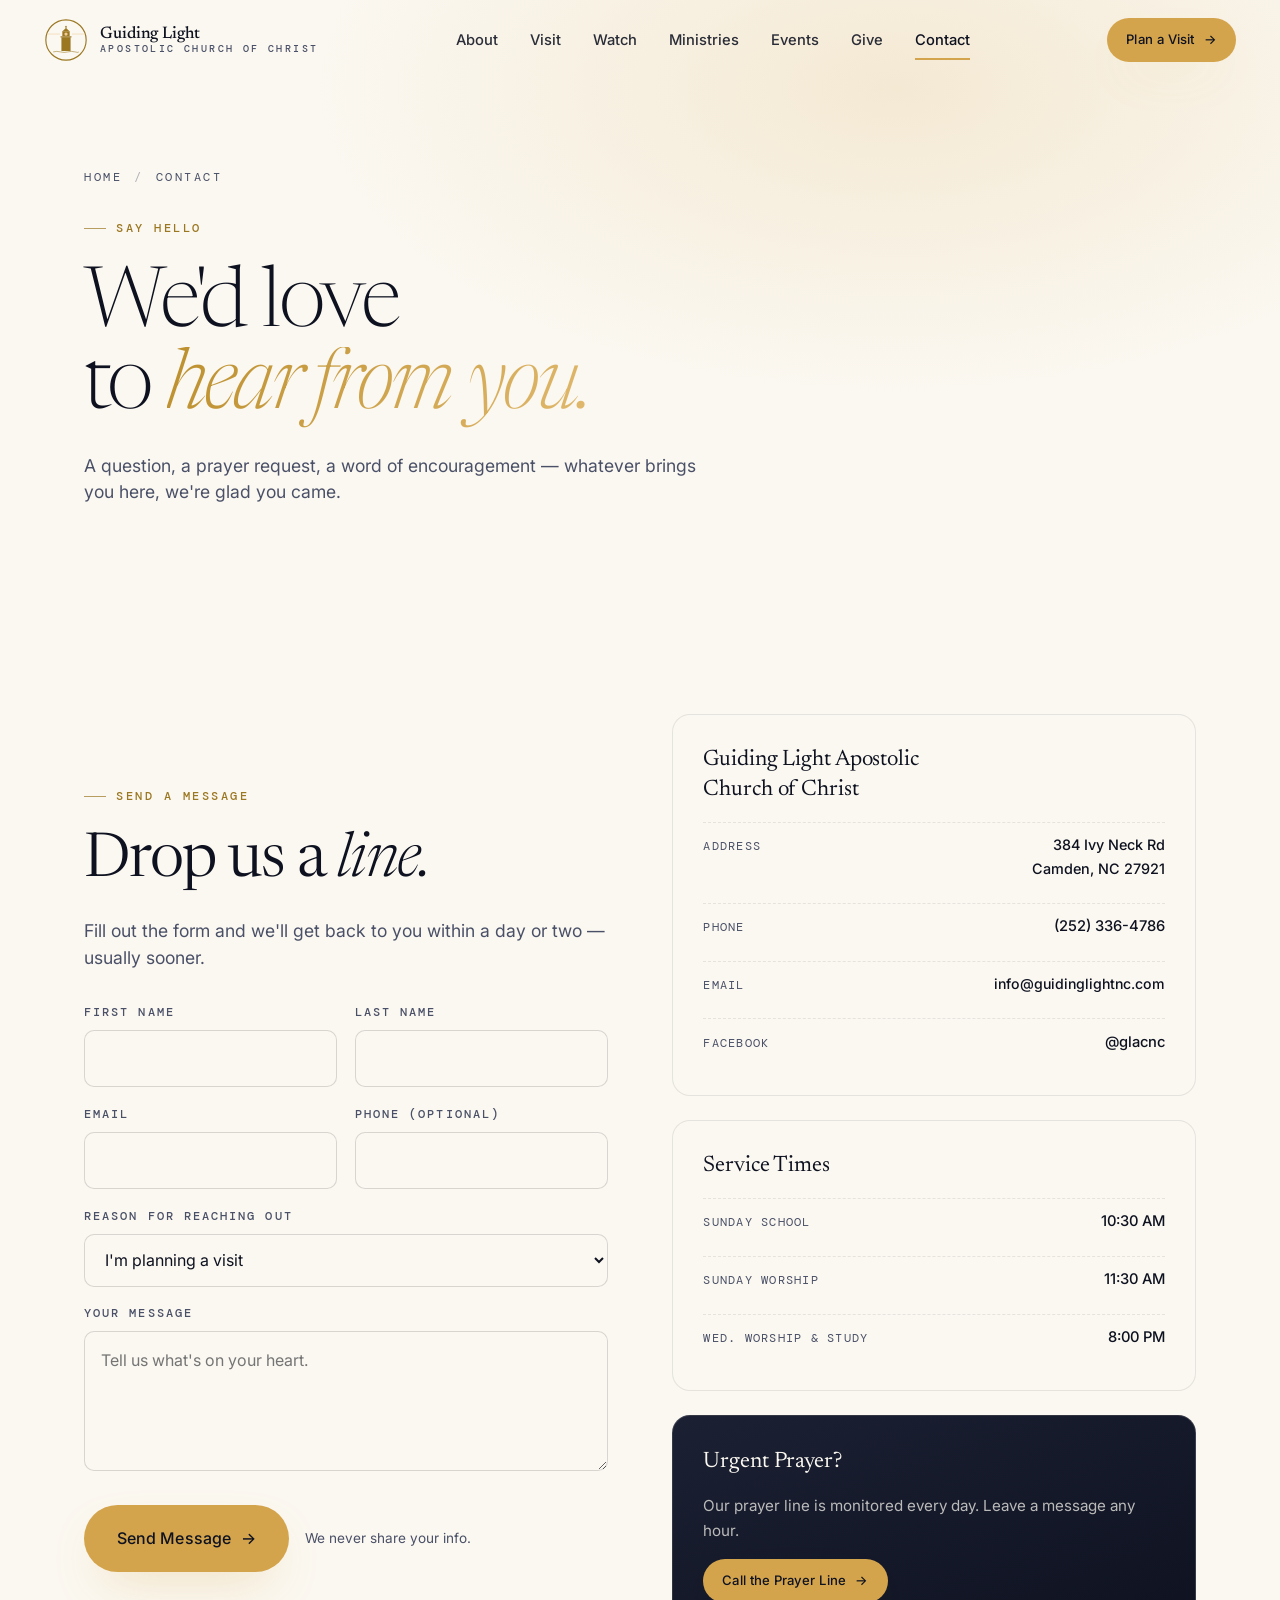
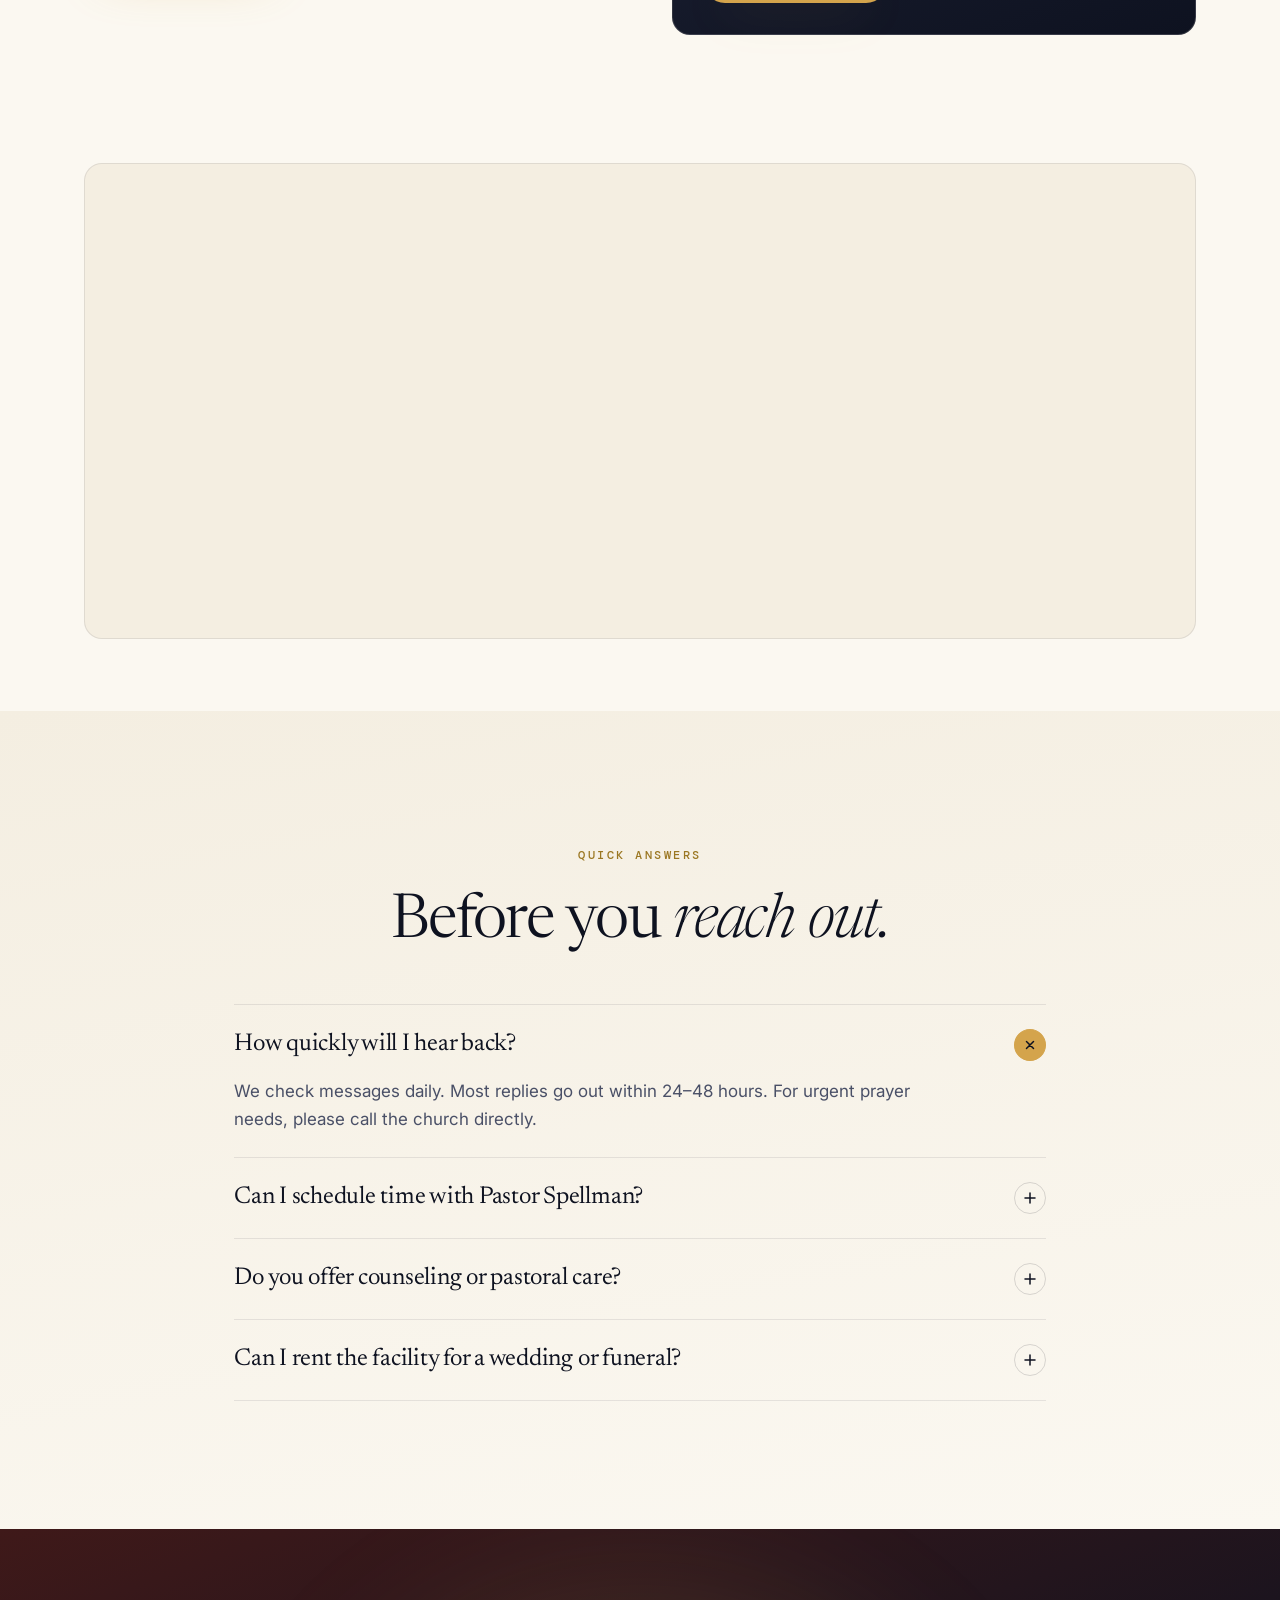
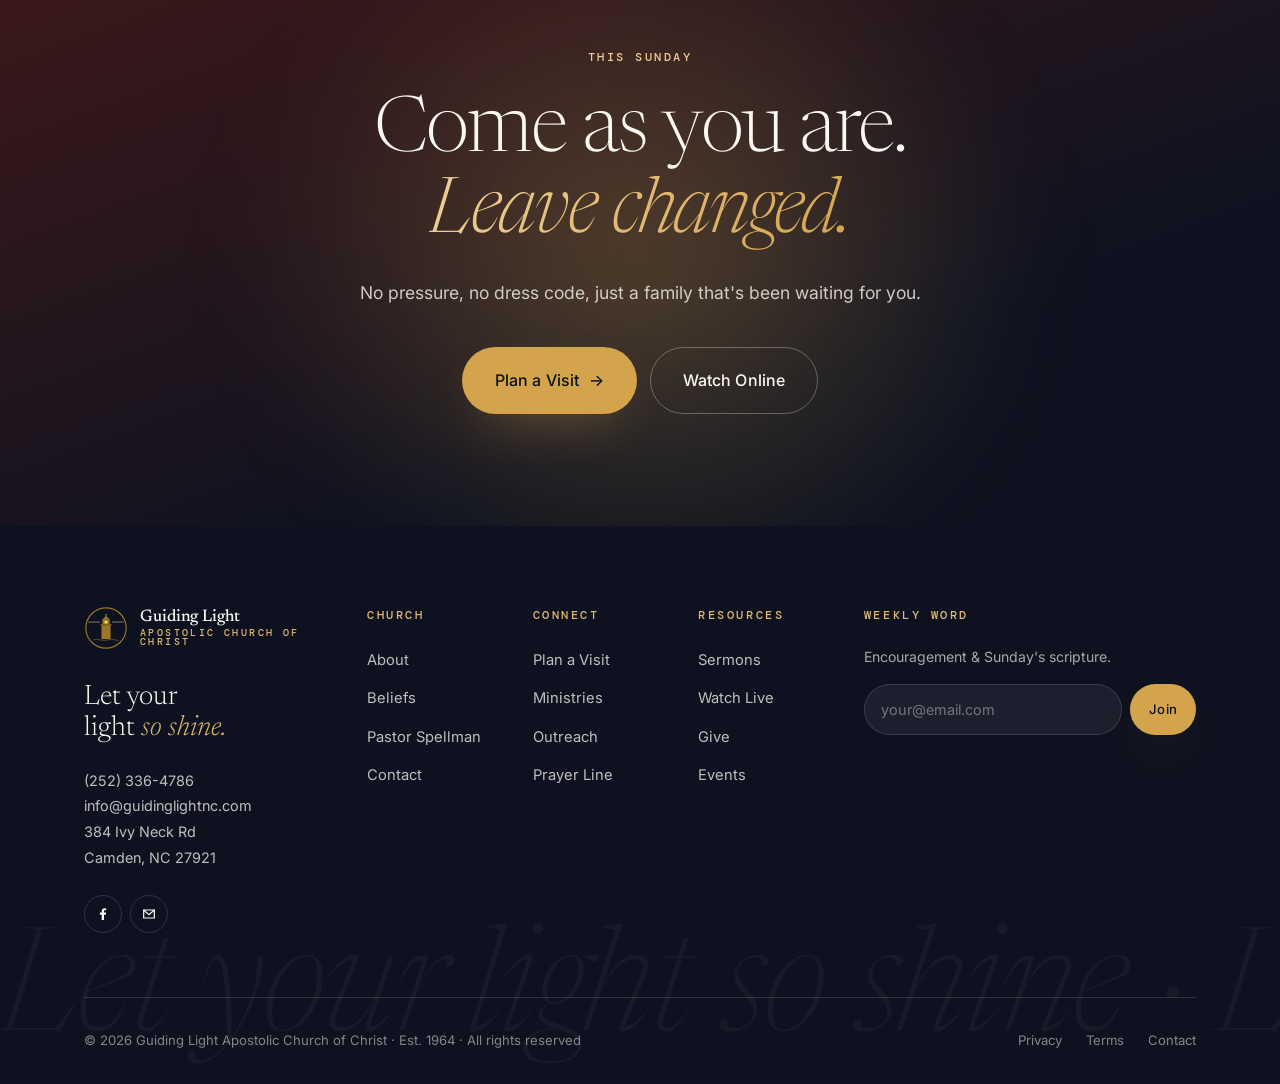
<file: contact.html>
<!doctype html>
<html lang="en">
<head>
<meta charset="utf-8" />
<meta name="viewport" content="width=device-width, initial-scale=1" />
<title>Contact · Guiding Light Apostolic Church of Christ</title>
<meta name="description" content="Contact Guiding Light Apostolic Church of Christ — 384 Ivy Neck Rd, Camden, NC. (252) 336-4786. We'd love to hear from you." />
<link rel="preconnect" href="https://fonts.googleapis.com">
<link rel="preconnect" href="https://fonts.gstatic.com" crossorigin>
<link rel="stylesheet" href="https://fonts.googleapis.com/css2?family=Newsreader:ital,opsz,wght@0,6..72,200..700;1,6..72,200..700&family=Inter:wght@400;500;600;700&family=DM+Mono:wght@400;500&display=swap" />
<link rel="stylesheet" href="css/styles.css?v=2" />
</head>
<body>

<header class="nav">
  <div class="wrap-wide nav-inner">
    <a class="logo" href="index.html"><span class="logo-mark"></span><span class="logo-text"><span class="t1">Guiding Light</span><span class="t2">Apostolic Church of Christ</span></span></a>
    <nav class="nav-links"><a href="about.html">About</a><a href="visit.html">Visit</a><a href="watch.html">Watch</a><a href="ministries.html">Ministries</a><a href="events.html">Events</a><a href="give.html">Give</a><a href="contact.html">Contact</a></nav>
    <div class="nav-cta"><a class="btn btn-accent btn-sm" href="visit.html">Plan a Visit <span class="arr">→</span></a><button class="burger" aria-label="Menu"><span></span><span></span></button></div>
  </div>
</header>
<div class="drawer"><nav><a href="about.html">About</a><a href="visit.html">Visit</a><a href="watch.html">Watch</a><a href="ministries.html">Ministries</a><a href="events.html">Events</a><a href="give.html">Give</a><a href="contact.html">Contact</a></nav><div class="drawer-foot"><a href="tel:+12523364786">(252) 336-4786</a></div></div>

<section class="page-hero">
  <div class="wrap reveal">
    <div class="crumbs"><a href="index.html">Home</a><span class="sep">/</span><span>Contact</span></div>
    <span class="kicker mt-4" style="display:inline-flex">Say Hello</span>
    <h1 class="mt-3">We'd love<br/>to <em>hear from you.</em></h1>
    <p class="lede">A question, a prayer request, a word of encouragement — whatever brings you here, we're glad you came.</p>
  </div>
</section>

<!-- CONTACT GRID -->
<section class="section" id="message">
  <div class="wrap">
    <div class="split">
      <div class="split-copy">
        <span class="kicker reveal">Send a Message</span>
        <h2 class="reveal mt-3" style="--delay:.1s">Drop us a <em class="serif-italic">line.</em></h2>
        <p class="lede reveal" style="--delay:.2s">Fill out the form and we'll get back to you within a day or two — usually sooner.</p>

        <form class="form reveal mt-4" style="--delay:.3s" onsubmit="event.preventDefault(); this.innerHTML='<div style=&quot;padding:3rem 1rem;text-align:center&quot;><h3 style=&quot;font-family:var(--font-display);font-size:2rem;margin-bottom:.75rem;font-weight:400&quot;>Thank you.</h3><p style=&quot;color:var(--ink-500)&quot;>Your message is with us. We&apos;ll be in touch.</p></div>'">
          <div class="form-2col">
            <div><label>First Name</label><input type="text" required /></div>
            <div><label>Last Name</label><input type="text" required /></div>
          </div>
          <div class="form-2col">
            <div><label>Email</label><input type="email" required /></div>
            <div><label>Phone (optional)</label><input type="tel" /></div>
          </div>
          <div>
            <label>Reason for reaching out</label>
            <select>
              <option>I'm planning a visit</option>
              <option>Prayer request</option>
              <option>Ministry or volunteering</option>
              <option>Talk to Pastor Spellman</option>
              <option>Giving question</option>
              <option>Something else</option>
            </select>
          </div>
          <div>
            <label>Your message</label>
            <textarea placeholder="Tell us what's on your heart." required></textarea>
          </div>
          <div style="display:flex; gap:1rem; align-items:center; flex-wrap:wrap; margin-top: .5rem">
            <button type="submit" class="btn btn-accent btn-lg">Send Message <span class="arr">→</span></button>
            <span style="font-size:.85rem; color: var(--ink-500)">We never share your info.</span>
          </div>
        </form>
      </div>

      <div>
        <div class="info-card reveal">
          <h4>Guiding Light Apostolic<br/>Church of Christ</h4>
          <ul class="info-list">
            <li><span class="label">Address</span><span class="val" style="font-size:.9rem">384 Ivy Neck Rd<br/>Camden, NC 27921</span></li>
            <li><span class="label">Phone</span><span class="val"><a href="tel:+12523364786">(252) 336-4786</a></span></li>
            <li><span class="label">Email</span><span class="val" style="font-size:.88rem"><a href="mailto:info@guidinglightnc.com">info@guidinglightnc.com</a></span></li>
            <li><span class="label">Facebook</span><span class="val"><a href="https://www.facebook.com/glacnc/" target="_blank" rel="noopener">@glacnc</a></span></li>
          </ul>
        </div>

        <div class="info-card reveal mt-3" style="--delay:.1s">
          <h4>Service Times</h4>
          <ul class="info-list">
            <li><span class="label">Sunday School</span><span class="val">10:30 AM</span></li>
            <li><span class="label">Sunday Worship</span><span class="val">11:30 AM</span></li>
            <li><span class="label">Wed. Worship &amp; Study</span><span class="val">8:00 PM</span></li>
          </ul>
        </div>

        <div class="info-card dark reveal mt-3" style="--delay:.2s">
          <h4>Urgent Prayer?</h4>
          <p style="color: rgba(251,248,241,.72); margin: .75rem 0 1rem; font-size: .95rem">Our prayer line is monitored every day. Leave a message any hour.</p>
          <a class="btn btn-accent btn-sm" href="tel:+12523364786">Call the Prayer Line <span class="arr">→</span></a>
        </div>
      </div>
    </div>
  </div>
</section>

<!-- MAP -->
<section class="section-sm" style="padding-top:0">
  <div class="wrap">
    <div class="map-frame reveal" style="aspect-ratio: 21/9">
      <iframe loading="lazy" allowfullscreen referrerpolicy="no-referrer-when-downgrade" src="https://www.google.com/maps?q=384+Ivy+Neck+Rd,+Camden,+NC+27921&output=embed"></iframe>
    </div>
  </div>
</section>

<!-- FAQ -->
<section class="section section-warm">
  <div class="wrap" style="max-width: 900px">
    <div class="text-center reveal">
      <span class="kicker plain" style="justify-content:center; display:inline-flex">Quick Answers</span>
      <h2 class="mt-3">Before you <em class="serif-italic">reach out.</em></h2>
    </div>

    <div class="faq-list mt-5 reveal">
      <div class="faq is-open">
        <button class="faq-q"><span>How quickly will I hear back?</span><span class="faq-icon"><svg width="12" height="12" viewBox="0 0 12 12"><path d="M6 1v10M1 6h10" stroke="currentColor" stroke-width="1.5" stroke-linecap="round"/></svg></span></button>
        <div class="faq-a"><p>We check messages daily. Most replies go out within 24–48 hours. For urgent prayer needs, please call the church directly.</p></div>
      </div>
      <div class="faq">
        <button class="faq-q"><span>Can I schedule time with Pastor Spellman?</span><span class="faq-icon"><svg width="12" height="12" viewBox="0 0 12 12"><path d="M6 1v10M1 6h10" stroke="currentColor" stroke-width="1.5" stroke-linecap="round"/></svg></span></button>
        <div class="faq-a"><p>Yes — select "Talk to Pastor Spellman" on the form above and share a bit about what you'd like to discuss. He'll reach out personally.</p></div>
      </div>
      <div class="faq">
        <button class="faq-q"><span>Do you offer counseling or pastoral care?</span><span class="faq-icon"><svg width="12" height="12" viewBox="0 0 12 12"><path d="M6 1v10M1 6h10" stroke="currentColor" stroke-width="1.5" stroke-linecap="round"/></svg></span></button>
        <div class="faq-a"><p>We offer biblical pastoral care and referrals to licensed Christian counselors when professional support is the best fit. No judgment, just care.</p></div>
      </div>
      <div class="faq">
        <button class="faq-q"><span>Can I rent the facility for a wedding or funeral?</span><span class="faq-icon"><svg width="12" height="12" viewBox="0 0 12 12"><path d="M6 1v10M1 6h10" stroke="currentColor" stroke-width="1.5" stroke-linecap="round"/></svg></span></button>
        <div class="faq-a"><p>We often host weddings, funerals, and memorial services for members and the broader community. Reach out with dates and details.</p></div>
      </div>
    </div>
  </div>
</section>

<section class="cta-band">
  <div class="wrap">
    <span class="kicker plain reveal" style="color: var(--honey-300); justify-content:center; display:inline-flex">This Sunday</span>
    <h2 class="reveal mt-3" style="--delay:.1s">Come as you are.<br/><em>Leave changed.</em></h2>
    <p class="reveal" style="--delay:.2s">No pressure, no dress code, just a family that's been waiting for you.</p>
    <div class="cta-actions reveal" style="--delay:.3s">
      <a class="btn btn-accent btn-lg" href="visit.html">Plan a Visit <span class="arr">→</span></a>
      <a class="btn btn-ghost-light btn-lg" href="watch.html">Watch Online</a>
    </div>
  </div>
</section>

<footer class="footer">
  <div class="wrap">
    <div class="footer-grid">
      <div class="footer-brand">
        <a class="logo" href="index.html"><span class="logo-mark"></span><span class="logo-text"><span class="t1">Guiding Light</span><span class="t2">Apostolic Church of Christ</span></span></a>
        <p class="footer-tag">Let your<br/>light <em>so shine.</em></p>
        <div class="footer-contact"><a href="tel:+12523364786">(252) 336-4786</a><br/><a href="mailto:info@guidinglightnc.com">info@guidinglightnc.com</a><br/>384 Ivy Neck Rd<br/>Camden, NC 27921</div>
        <div class="footer-socials">
          <a class="social" href="https://www.facebook.com/glacnc/" target="_blank" rel="noopener"><svg width="16" height="16" viewBox="0 0 24 24" fill="currentColor"><path d="M13.5 21v-8h2.7l.4-3.1h-3.1V7.9c0-.9.3-1.5 1.6-1.5h1.7V3.6c-.3 0-1.3-.1-2.5-.1-2.5 0-4.2 1.5-4.2 4.3v2.1H7.4V13h2.7v8h3.4z"/></svg></a>
          <a class="social" href="mailto:info@guidinglightnc.com"><svg width="16" height="16" viewBox="0 0 24 24" fill="none" stroke="currentColor" stroke-width="1.8"><path d="M4 6h16v12H4z"/><path d="M4 6l8 7 8-7"/></svg></a>
        </div>
      </div>
      <div class="footer-col"><h5>Church</h5><ul><li><a href="about.html">About</a></li><li><a href="about.html#beliefs">Beliefs</a></li><li><a href="about.html#pastor">Pastor Spellman</a></li><li><a href="contact.html">Contact</a></li></ul></div>
      <div class="footer-col"><h5>Connect</h5><ul><li><a href="visit.html">Plan a Visit</a></li><li><a href="ministries.html">Ministries</a></li><li><a href="ministries.html#outreach">Outreach</a></li><li><a href="ministries.html#prayer">Prayer Line</a></li></ul></div>
      <div class="footer-col"><h5>Resources</h5><ul><li><a href="watch.html">Sermons</a></li><li><a href="watch.html">Watch Live</a></li><li><a href="give.html">Give</a></li><li><a href="events.html">Events</a></li></ul></div>
      <div class="footer-newsletter footer-col"><h5>Weekly Word</h5><p>Encouragement &amp; Sunday's scripture.</p><form onsubmit="event.preventDefault(); this.querySelector('button').textContent='Subscribed ✓'; this.querySelector('input').value='';"><input type="email" placeholder="your@email.com" required /><button type="submit" class="btn btn-accent btn-sm">Join</button></form></div>
    </div>
    <div class="footer-bottom"><p>© <span data-year></span> Guiding Light Apostolic Church of Christ · Est. 1964 · All rights reserved</p><div class="legal"><a href="#">Privacy</a><a href="#">Terms</a><a href="contact.html">Contact</a></div></div>
  </div>
  <div class="footer-seal" aria-hidden="true">Let your light so shine · Let your light so shine ·</div>
</footer>

<script src="js/main.js?v=2"></script>
</body>
</html>
</file>
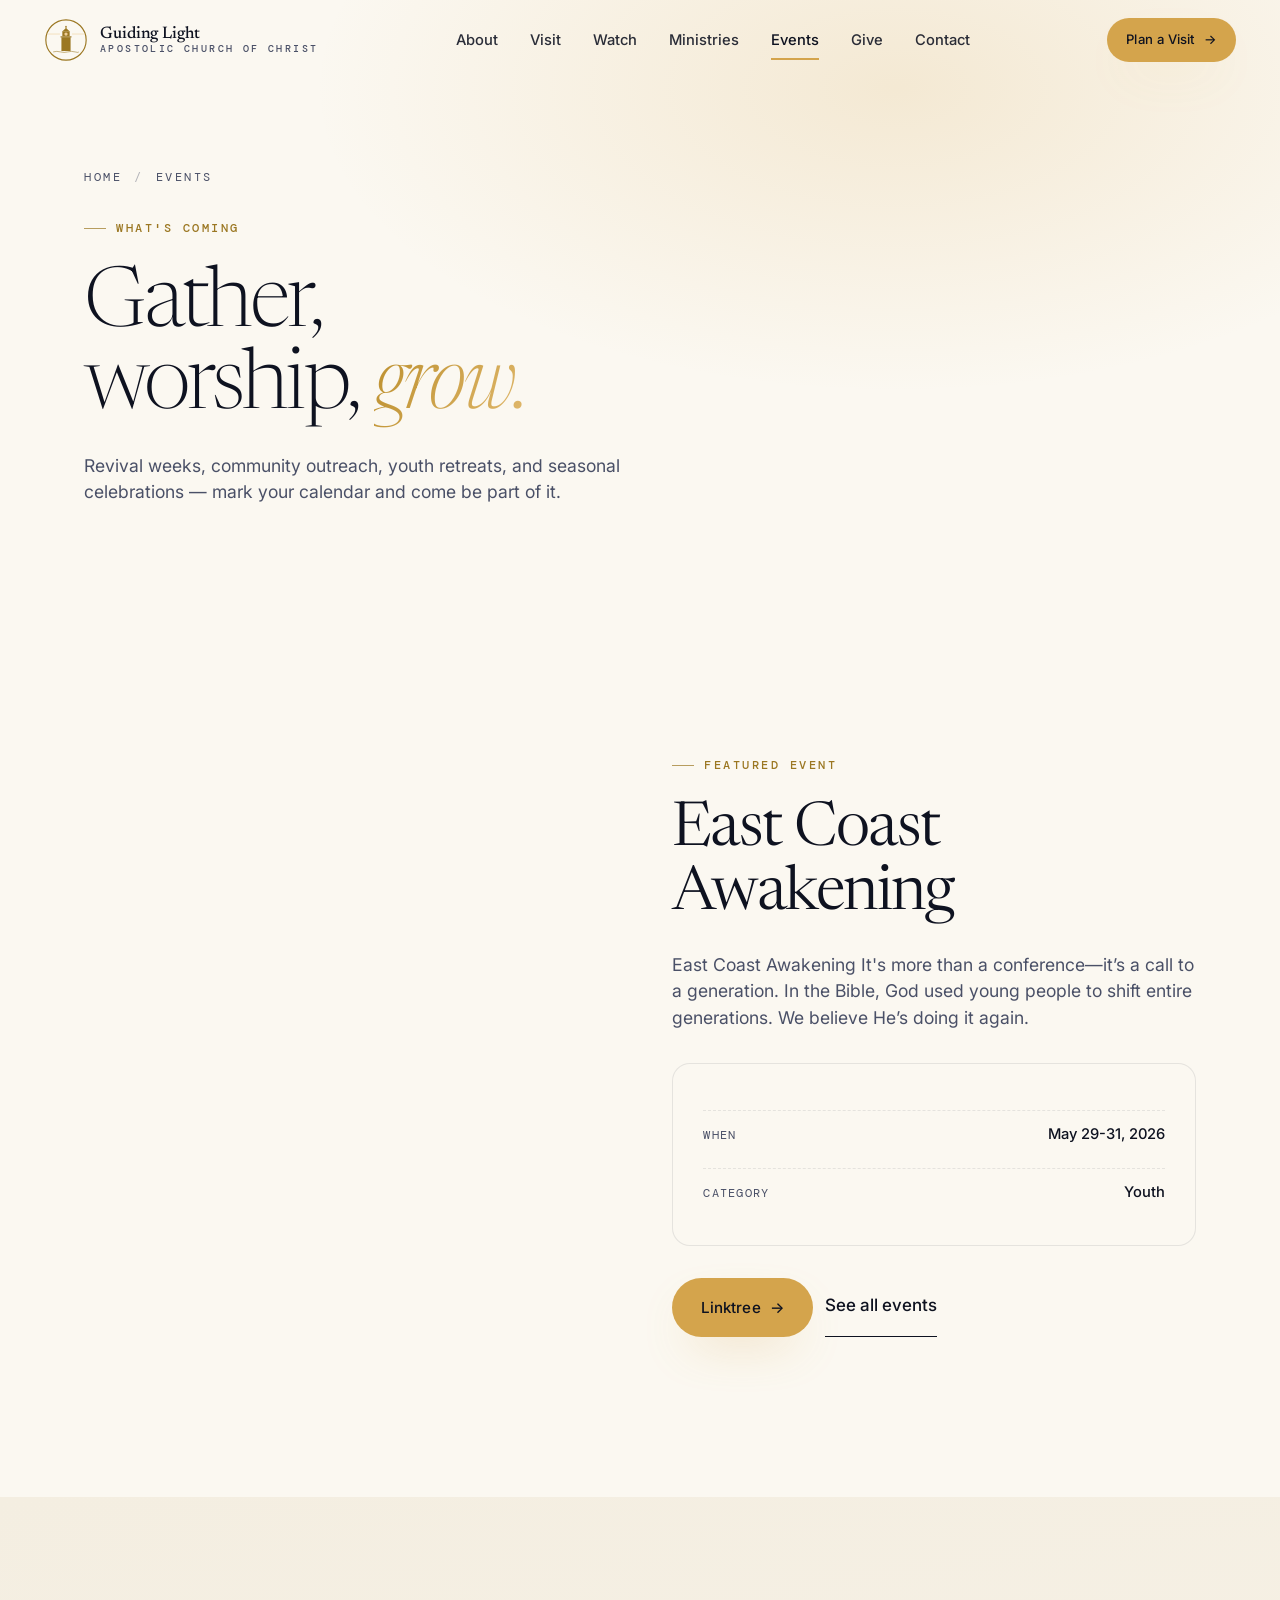
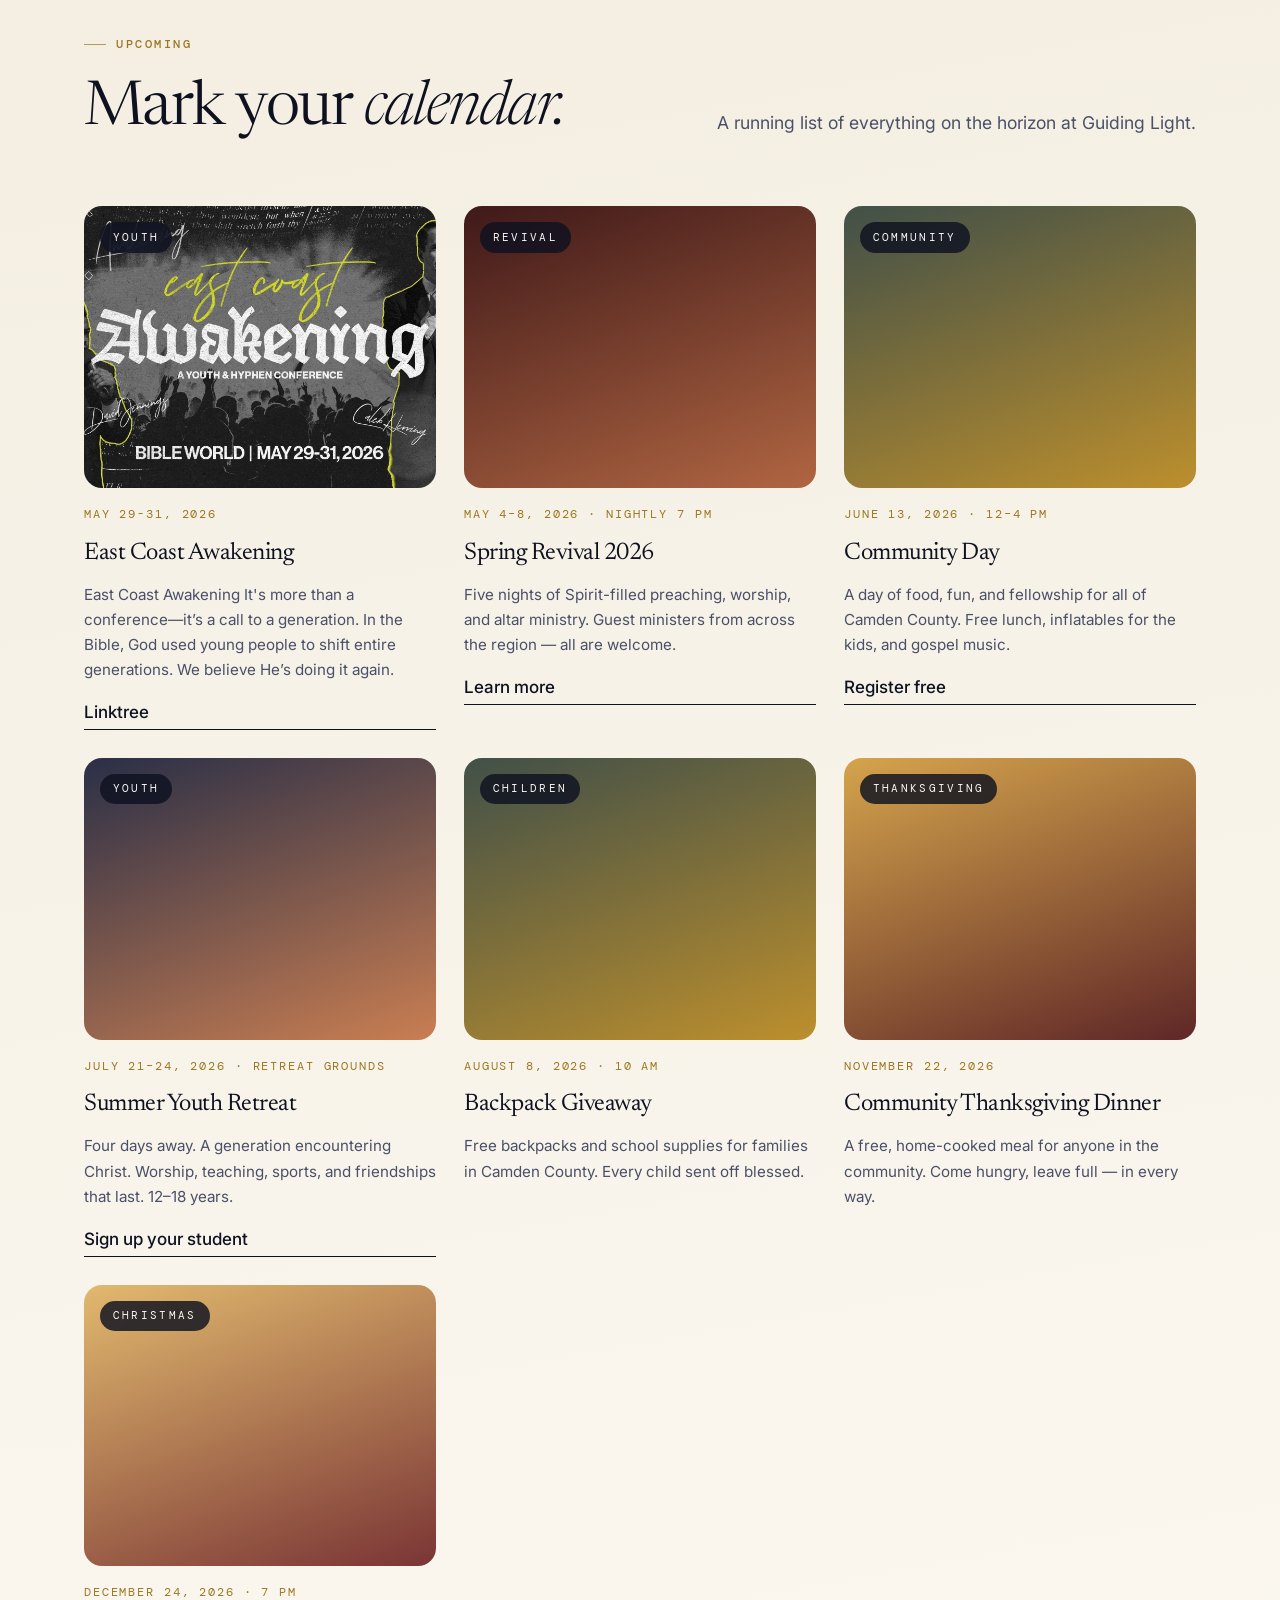
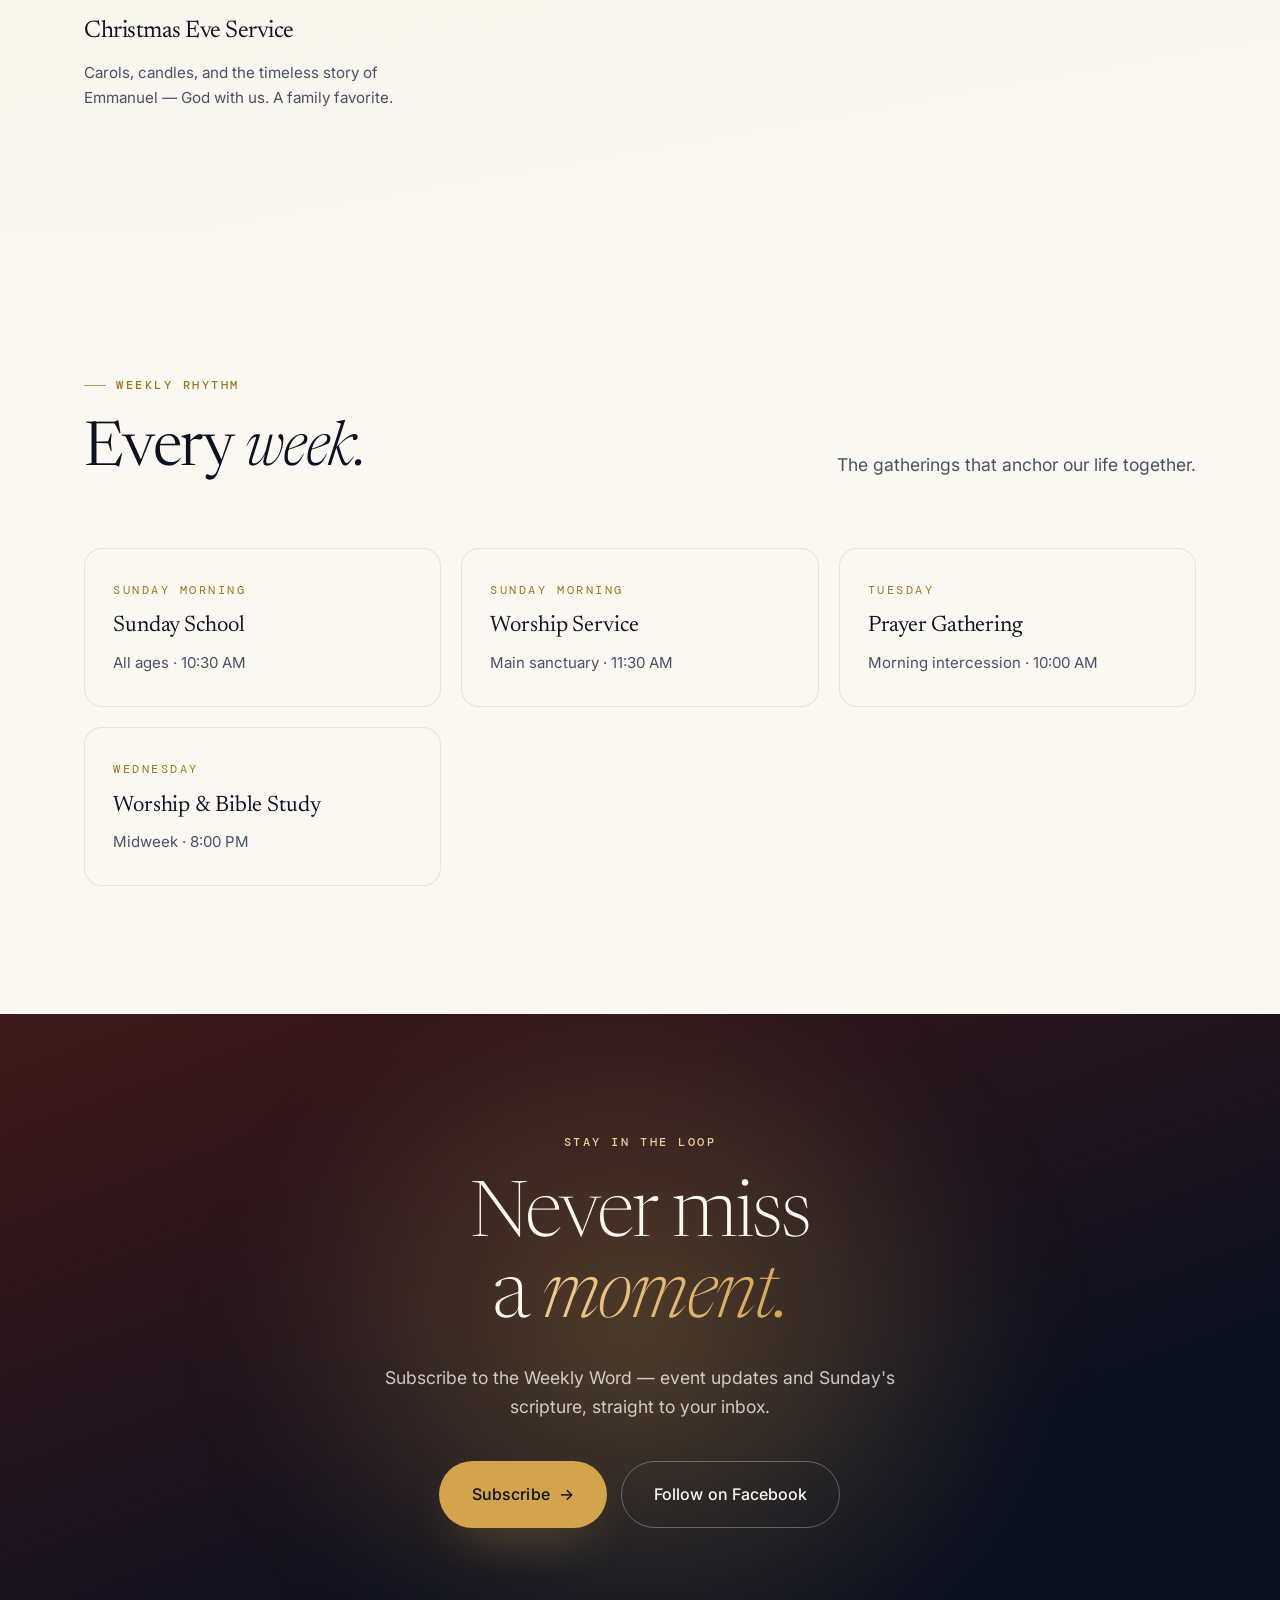
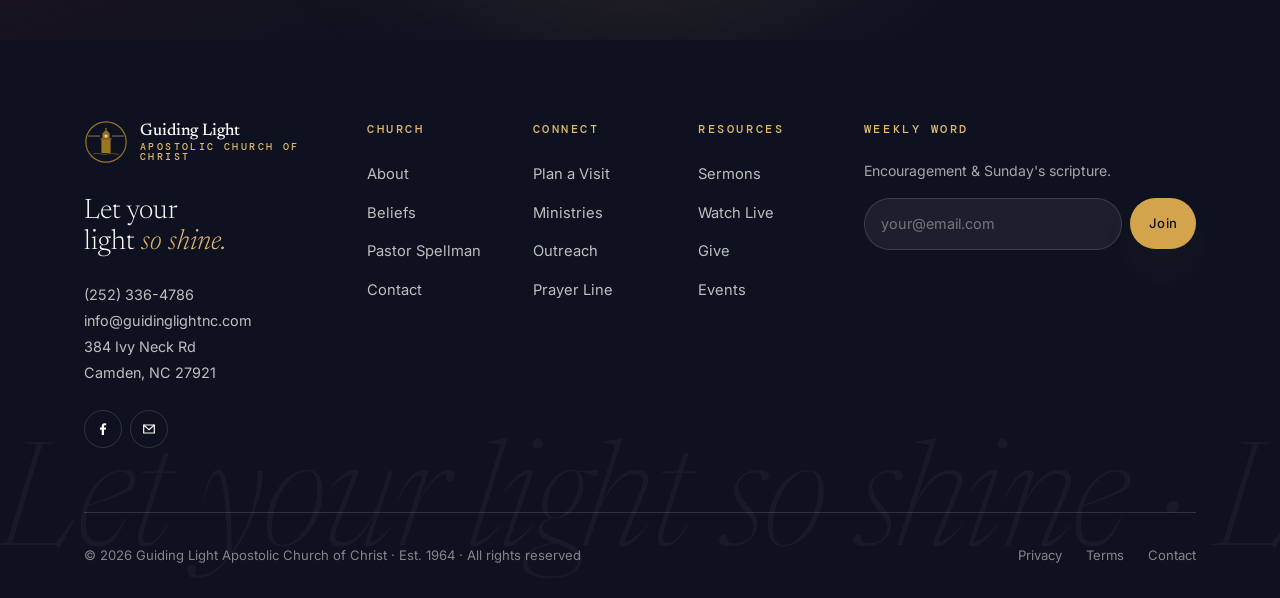
<file: events.html>
<!doctype html>
<html lang="en">
<head>
<meta charset="utf-8" />
<meta name="viewport" content="width=device-width, initial-scale=1" />
<title>Events · Guiding Light Apostolic Church of Christ</title>
<meta name="description" content="Upcoming events, revivals, and community gatherings at Guiding Light Apostolic Church of Christ in Camden, NC." />
<link rel="preconnect" href="https://fonts.googleapis.com">
<link rel="preconnect" href="https://fonts.gstatic.com" crossorigin>
<link rel="stylesheet" href="https://fonts.googleapis.com/css2?family=Newsreader:ital,opsz,wght@0,6..72,200..700;1,6..72,200..700&family=Inter:wght@400;500;600;700&family=DM+Mono:wght@400;500&display=swap" />
<link rel="stylesheet" href="css/styles.css?v=2" />
</head>
<body>

<header class="nav">
  <div class="wrap-wide nav-inner">
    <a class="logo" href="index.html"><span class="logo-mark"></span><span class="logo-text"><span class="t1">Guiding Light</span><span class="t2">Apostolic Church of Christ</span></span></a>
    <nav class="nav-links"><a href="about.html">About</a><a href="visit.html">Visit</a><a href="watch.html">Watch</a><a href="ministries.html">Ministries</a><a href="events.html">Events</a><a href="give.html">Give</a><a href="contact.html">Contact</a></nav>
    <div class="nav-cta"><a class="btn btn-accent btn-sm" href="visit.html">Plan a Visit <span class="arr">→</span></a><button class="burger" aria-label="Menu"><span></span><span></span></button></div>
  </div>
</header>
<div class="drawer"><nav><a href="about.html">About</a><a href="visit.html">Visit</a><a href="watch.html">Watch</a><a href="ministries.html">Ministries</a><a href="events.html">Events</a><a href="give.html">Give</a><a href="contact.html">Contact</a></nav><div class="drawer-foot"><a href="tel:+12523364786">(252) 336-4786</a></div></div>

<section class="page-hero">
  <div class="wrap reveal">
    <div class="crumbs"><a href="index.html">Home</a><span class="sep">/</span><span>Events</span></div>
    <span class="kicker mt-4" style="display:inline-flex">What's Coming</span>
    <h1 class="mt-3">Gather,<br/>worship, <em>grow.</em></h1>
    <p class="lede">Revival weeks, community outreach, youth retreats, and seasonal celebrations — mark your calendar and come be part of it.</p>
  </div>
</section>

<!-- FEATURED EVENT (rendered from content/events.json) -->
<section class="section">
  <div class="wrap" data-events-target="featured-single">
    <!-- Fallback shown if events.json fails to load -->
    <div class="split">
      <div class="split-media reveal-img">
        <div class="photo-placeholder" style="background: linear-gradient(160deg, var(--wine-800), var(--terra-600))"><span class="ph-label">Featured Event</span></div>
        <span class="tag">Loading…</span>
      </div>
      <div class="split-copy">
        <span class="kicker">Featured Event</span>
        <h2 class="mt-3">Loading event…</h2>
        <p class="lede">Event details will appear here momentarily.</p>
      </div>
    </div>
  </div>
</section>

<!-- CALENDAR / UPCOMING -->
<section class="section section-warm" id="calendar">
  <div class="wrap">
    <div class="section-head">
      <div>
        <span class="kicker reveal">Upcoming</span>
        <h2 class="reveal mt-3" style="--delay:.1s">Mark your <em class="serif-italic">calendar.</em></h2>
      </div>
      <p class="lede reveal" style="--delay:.2s">A running list of everything on the horizon at Guiding Light.</p>
    </div>

    <div class="events" data-events-target="all">
      <!-- Fallback shown if events.json fails to load -->
      <article class="event reveal">
        <div class="event-media g-revival"><span class="label">Event</span></div>
        <span class="event-date">Loading…</span>
        <h3>Event calendar loading</h3>
        <p>Events will appear here momentarily.</p>
      </article>
    </div>
  </div>
</section>

<!-- WEEKLY RHYTHM -->
<section class="section">
  <div class="wrap">
    <div class="section-head">
      <div>
        <span class="kicker reveal">Weekly Rhythm</span>
        <h2 class="reveal mt-3" style="--delay:.1s">Every <em class="serif-italic">week.</em></h2>
      </div>
      <p class="lede reveal" style="--delay:.2s">The gatherings that anchor our life together.</p>
    </div>

    <div class="grid-3">
      <div class="feature reveal">
        <span class="f-num">Sunday Morning</span>
        <h4>Sunday School</h4>
        <p>All ages · 10:30 AM</p>
      </div>
      <div class="feature reveal" style="--delay:.05s">
        <span class="f-num">Sunday Morning</span>
        <h4>Worship Service</h4>
        <p>Main sanctuary · 11:30 AM</p>
      </div>
      <div class="feature reveal" style="--delay:.1s">
        <span class="f-num">Tuesday</span>
        <h4>Prayer Gathering</h4>
        <p>Morning intercession · 10:00 AM</p>
      </div>
      <div class="feature reveal" style="--delay:.15s">
        <span class="f-num">Wednesday</span>
        <h4>Worship &amp; Bible Study</h4>
        <p>Midweek · 8:00 PM</p>
      </div>
    </div>
  </div>
</section>

<section class="cta-band">
  <div class="wrap">
    <span class="kicker plain reveal" style="color: var(--honey-300); justify-content:center; display:inline-flex">Stay In The Loop</span>
    <h2 class="reveal mt-3" style="--delay:.1s">Never miss<br/>a <em>moment.</em></h2>
    <p class="reveal" style="--delay:.2s">Subscribe to the Weekly Word — event updates and Sunday's scripture, straight to your inbox.</p>
    <div class="cta-actions reveal" style="--delay:.3s">
      <a class="btn btn-accent btn-lg" href="#newsletter">Subscribe <span class="arr">→</span></a>
      <a class="btn btn-ghost-light btn-lg" href="https://www.facebook.com/glacnc/" target="_blank" rel="noopener">Follow on Facebook</a>
    </div>
  </div>
</section>

<footer class="footer" id="newsletter">
  <div class="wrap">
    <div class="footer-grid">
      <div class="footer-brand">
        <a class="logo" href="index.html"><span class="logo-mark"></span><span class="logo-text"><span class="t1">Guiding Light</span><span class="t2">Apostolic Church of Christ</span></span></a>
        <p class="footer-tag">Let your<br/>light <em>so shine.</em></p>
        <div class="footer-contact"><a href="tel:+12523364786">(252) 336-4786</a><br/><a href="mailto:info@guidinglightnc.com">info@guidinglightnc.com</a><br/>384 Ivy Neck Rd<br/>Camden, NC 27921</div>
        <div class="footer-socials">
          <a class="social" href="https://www.facebook.com/glacnc/" target="_blank" rel="noopener"><svg width="16" height="16" viewBox="0 0 24 24" fill="currentColor"><path d="M13.5 21v-8h2.7l.4-3.1h-3.1V7.9c0-.9.3-1.5 1.6-1.5h1.7V3.6c-.3 0-1.3-.1-2.5-.1-2.5 0-4.2 1.5-4.2 4.3v2.1H7.4V13h2.7v8h3.4z"/></svg></a>
          <a class="social" href="mailto:info@guidinglightnc.com"><svg width="16" height="16" viewBox="0 0 24 24" fill="none" stroke="currentColor" stroke-width="1.8"><path d="M4 6h16v12H4z"/><path d="M4 6l8 7 8-7"/></svg></a>
        </div>
      </div>
      <div class="footer-col"><h5>Church</h5><ul><li><a href="about.html">About</a></li><li><a href="about.html#beliefs">Beliefs</a></li><li><a href="about.html#pastor">Pastor Spellman</a></li><li><a href="contact.html">Contact</a></li></ul></div>
      <div class="footer-col"><h5>Connect</h5><ul><li><a href="visit.html">Plan a Visit</a></li><li><a href="ministries.html">Ministries</a></li><li><a href="ministries.html#outreach">Outreach</a></li><li><a href="ministries.html#prayer">Prayer Line</a></li></ul></div>
      <div class="footer-col"><h5>Resources</h5><ul><li><a href="watch.html">Sermons</a></li><li><a href="watch.html">Watch Live</a></li><li><a href="give.html">Give</a></li><li><a href="events.html">Events</a></li></ul></div>
      <div class="footer-newsletter footer-col"><h5>Weekly Word</h5><p>Encouragement &amp; Sunday's scripture.</p><form onsubmit="event.preventDefault(); this.querySelector('button').textContent='Subscribed ✓'; this.querySelector('input').value='';"><input type="email" placeholder="your@email.com" required /><button type="submit" class="btn btn-accent btn-sm">Join</button></form></div>
    </div>
    <div class="footer-bottom"><p>© <span data-year></span> Guiding Light Apostolic Church of Christ · Est. 1964 · All rights reserved</p><div class="legal"><a href="#">Privacy</a><a href="#">Terms</a><a href="contact.html">Contact</a></div></div>
  </div>
  <div class="footer-seal" aria-hidden="true">Let your light so shine · Let your light so shine ·</div>
</footer>

<script src="js/main.js?v=2"></script>
<script src="js/events.js"></script>
</body>
</html>
</file>
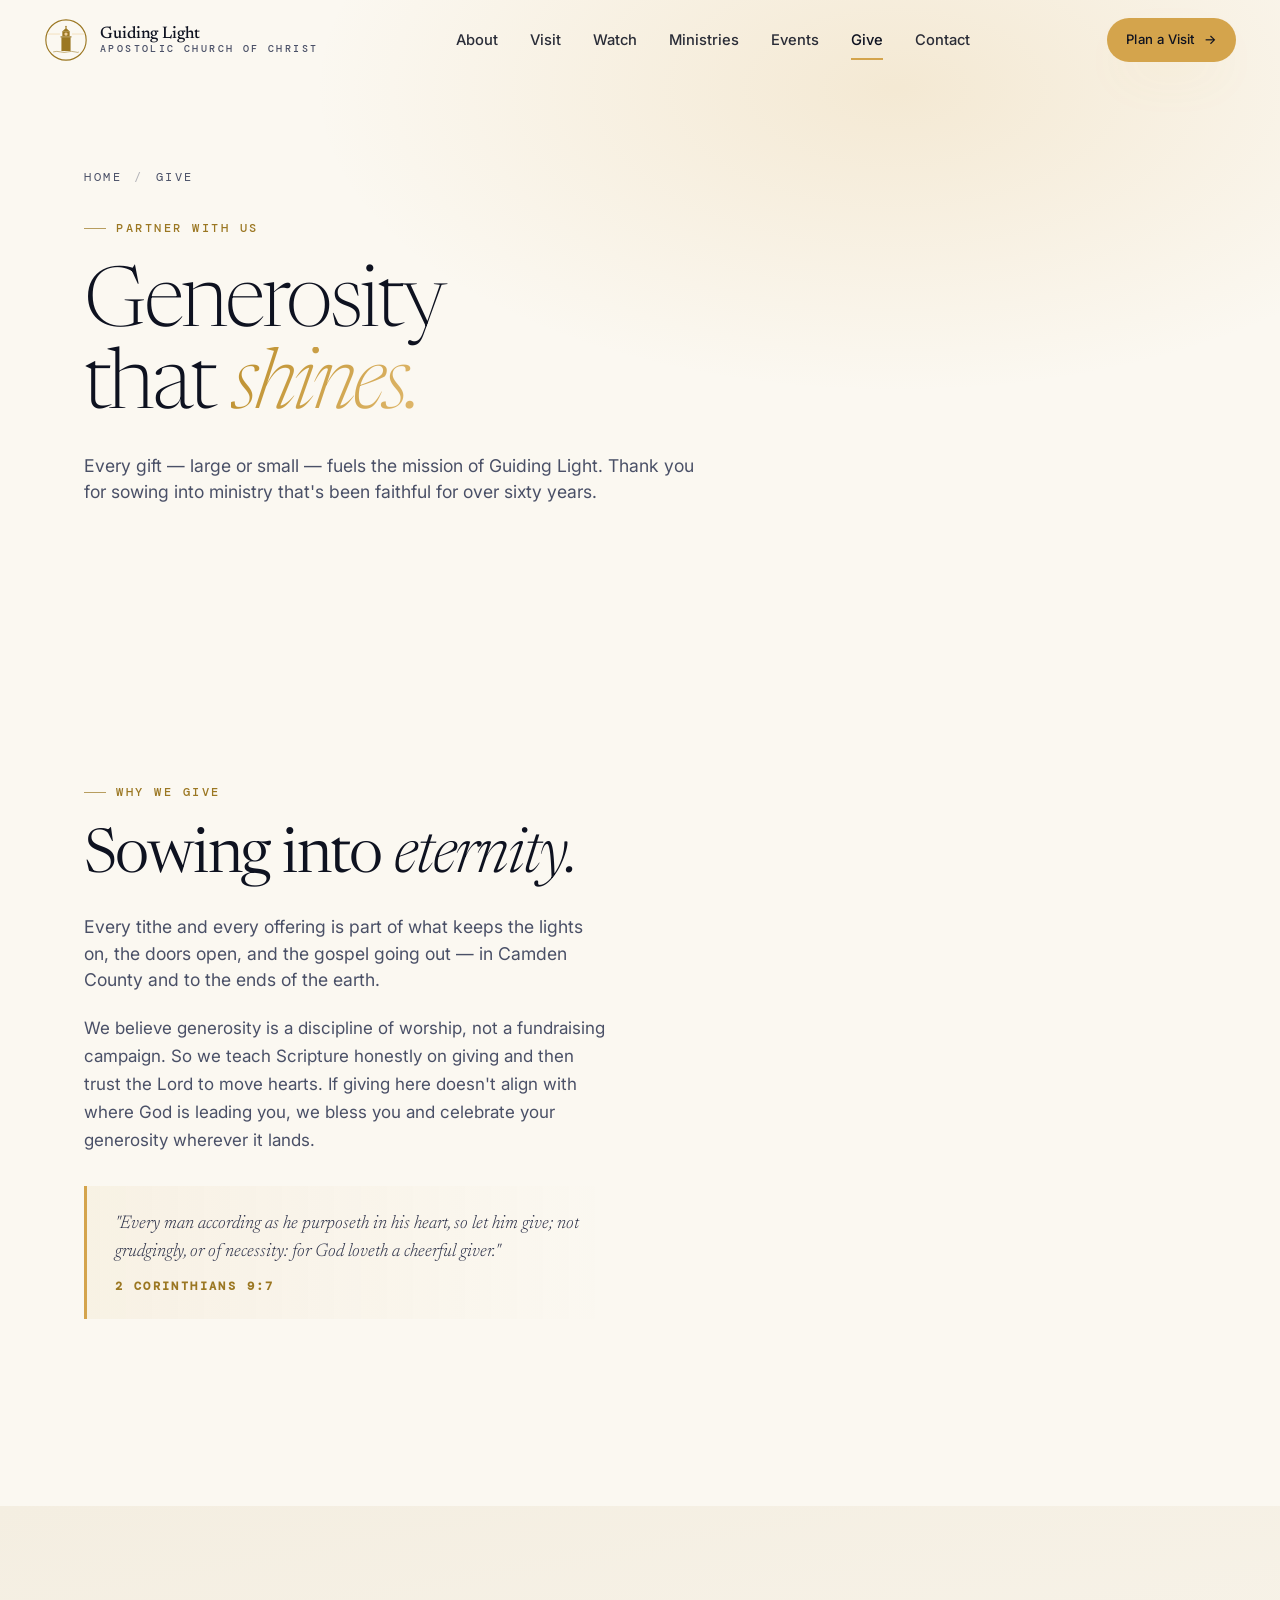
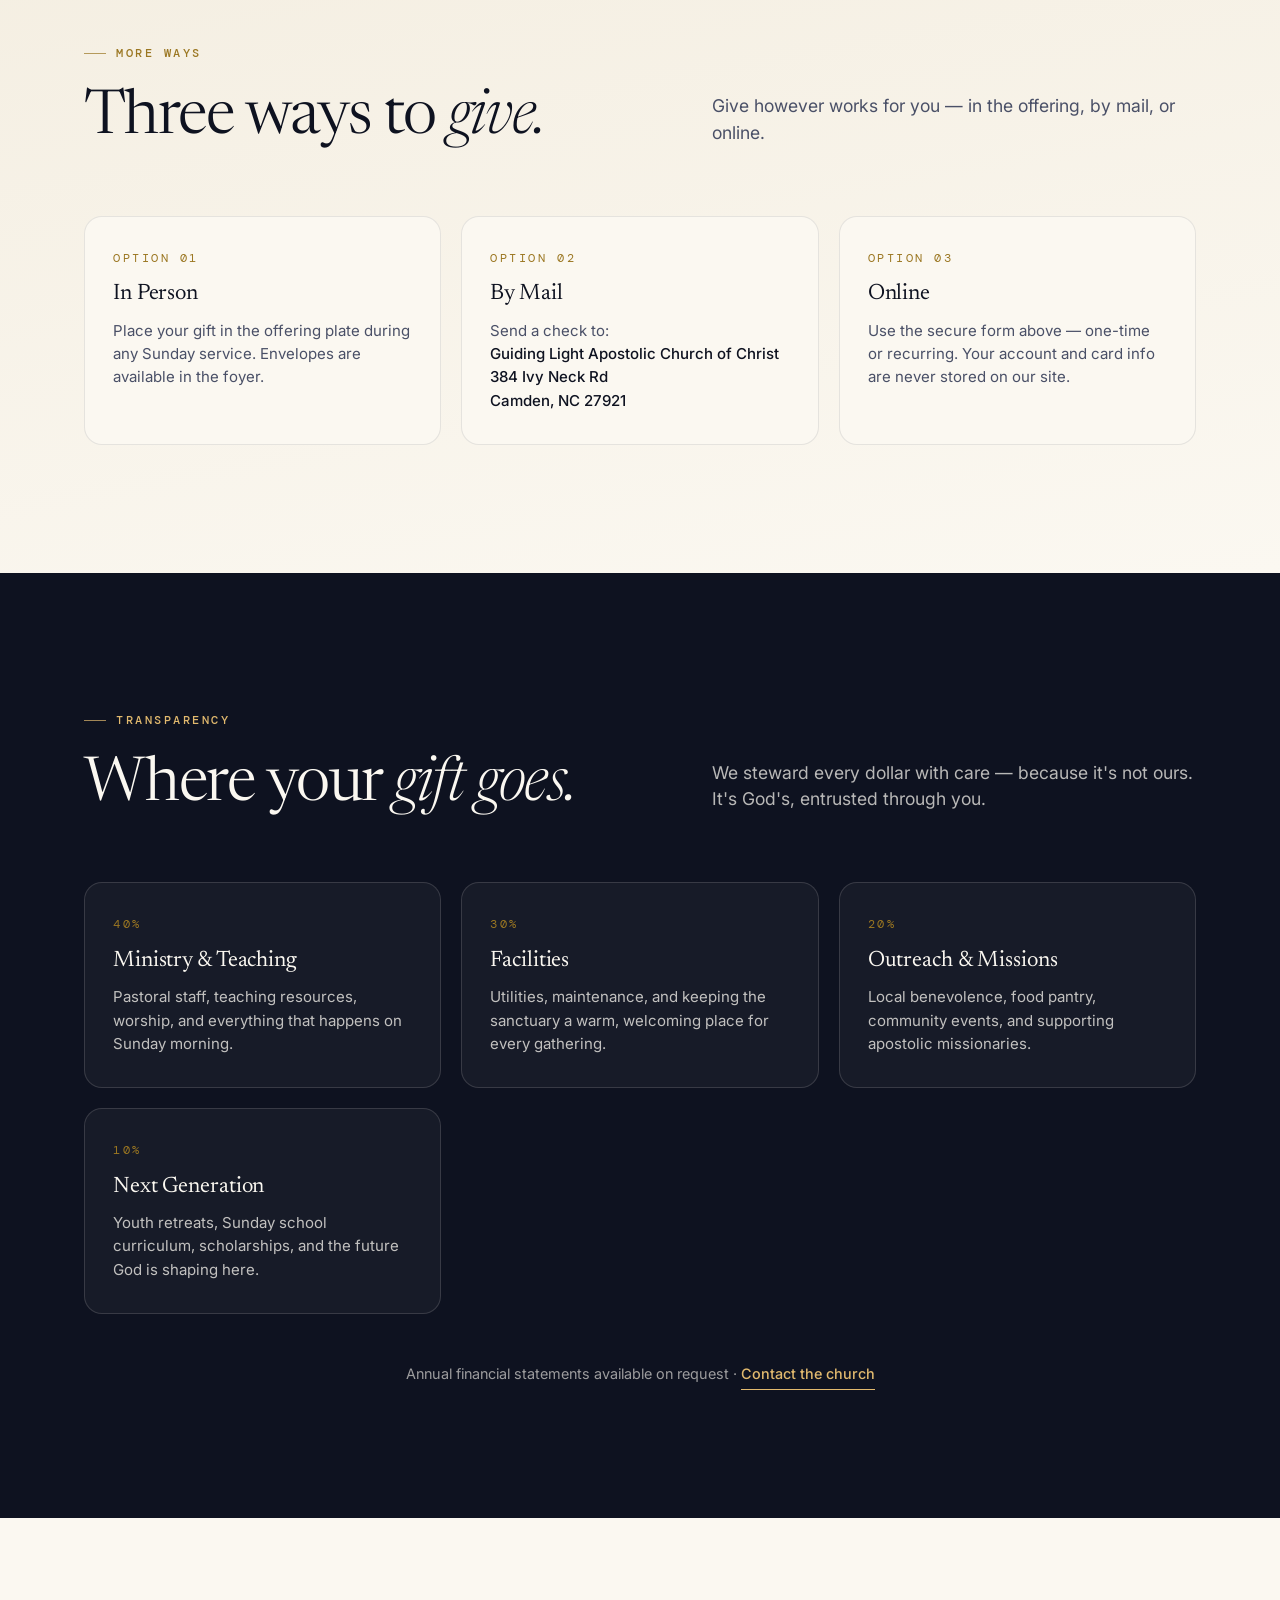
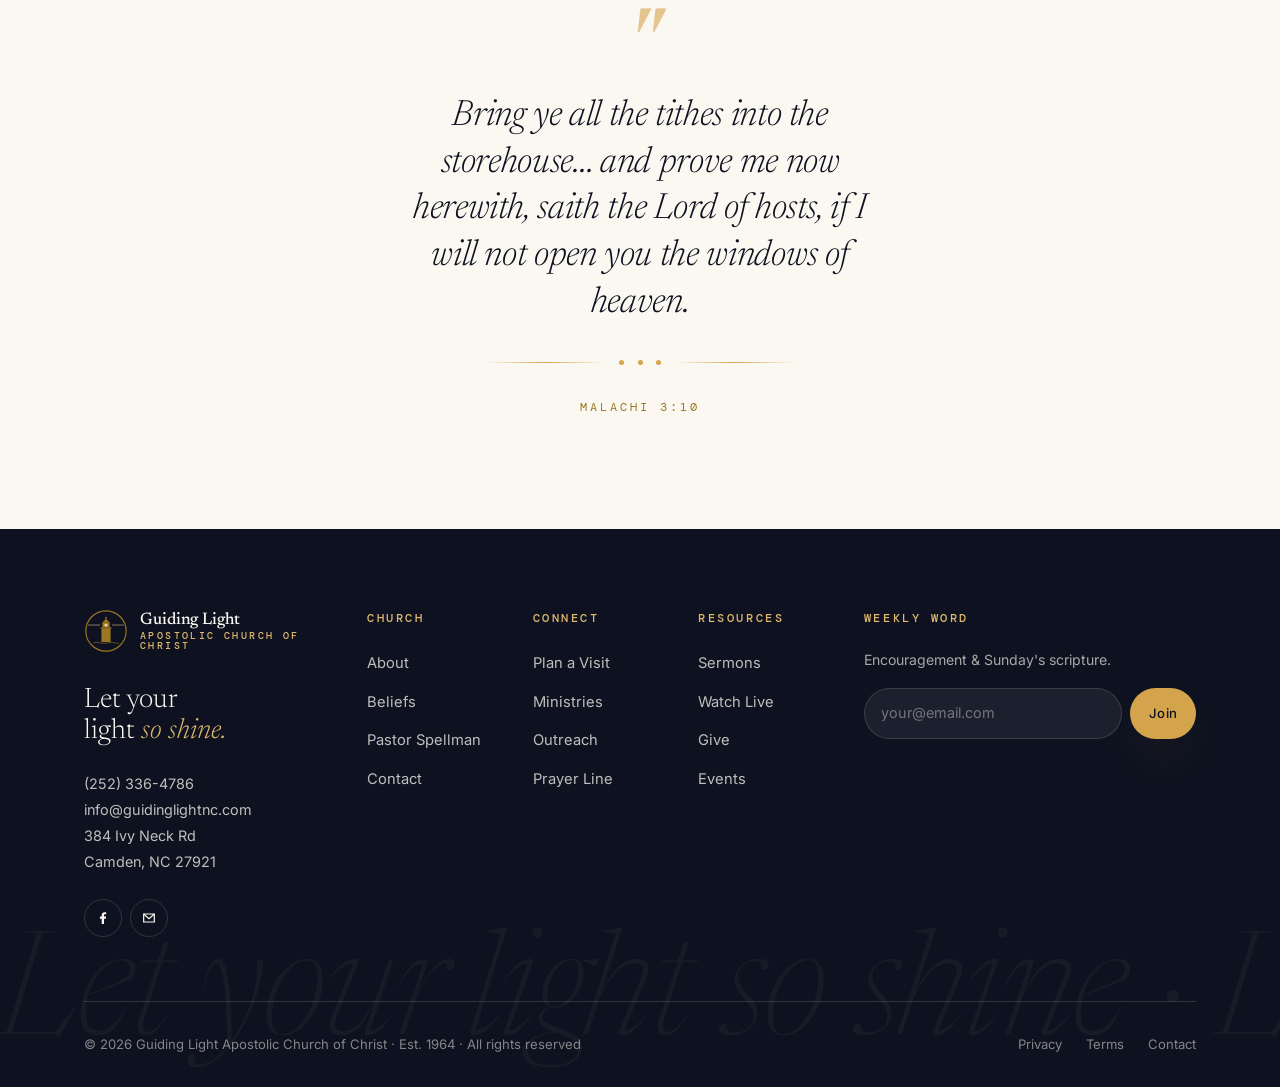
<file: give.html>
<!doctype html>
<html lang="en">
<head>
<meta charset="utf-8" />
<meta name="viewport" content="width=device-width, initial-scale=1" />
<title>Give · Guiding Light Apostolic Church of Christ</title>
<meta name="description" content="Partner with Guiding Light Apostolic Church of Christ. Your generosity fuels ministry, outreach, and local impact in Camden, NC." />
<link rel="preconnect" href="https://fonts.googleapis.com">
<link rel="preconnect" href="https://fonts.gstatic.com" crossorigin>
<link rel="stylesheet" href="https://fonts.googleapis.com/css2?family=Newsreader:ital,opsz,wght@0,6..72,200..700;1,6..72,200..700&family=Inter:wght@400;500;600;700&family=DM+Mono:wght@400;500&display=swap" />
<link rel="stylesheet" href="css/styles.css?v=2" />
</head>
<body>

<header class="nav">
  <div class="wrap-wide nav-inner">
    <a class="logo" href="index.html"><span class="logo-mark"></span><span class="logo-text"><span class="t1">Guiding Light</span><span class="t2">Apostolic Church of Christ</span></span></a>
    <nav class="nav-links"><a href="about.html">About</a><a href="visit.html">Visit</a><a href="watch.html">Watch</a><a href="ministries.html">Ministries</a><a href="events.html">Events</a><a href="give.html">Give</a><a href="contact.html">Contact</a></nav>
    <div class="nav-cta"><a class="btn btn-accent btn-sm" href="visit.html">Plan a Visit <span class="arr">→</span></a><button class="burger" aria-label="Menu"><span></span><span></span></button></div>
  </div>
</header>
<div class="drawer"><nav><a href="about.html">About</a><a href="visit.html">Visit</a><a href="watch.html">Watch</a><a href="ministries.html">Ministries</a><a href="events.html">Events</a><a href="give.html">Give</a><a href="contact.html">Contact</a></nav><div class="drawer-foot"><a href="tel:+12523364786">(252) 336-4786</a></div></div>

<section class="page-hero">
  <div class="wrap reveal">
    <div class="crumbs"><a href="index.html">Home</a><span class="sep">/</span><span>Give</span></div>
    <span class="kicker mt-4" style="display:inline-flex">Partner With Us</span>
    <h1 class="mt-3">Generosity<br/>that <em>shines.</em></h1>
    <p class="lede">Every gift — large or small — fuels the mission of Guiding Light. Thank you for sowing into ministry that's been faithful for over sixty years.</p>
  </div>
</section>

<!-- GIVE FORM -->
<section class="section">
  <div class="wrap">
    <div class="split">
      <div class="split-copy">
        <span class="kicker reveal">Why We Give</span>
        <h2 class="reveal mt-3" style="--delay:.1s">Sowing into <em class="serif-italic">eternity.</em></h2>
        <p class="lede reveal" style="--delay:.2s">Every tithe and every offering is part of what keeps the lights on, the doors open, and the gospel going out — in Camden County and to the ends of the earth.</p>
        <p class="reveal" style="--delay:.3s">We believe generosity is a discipline of worship, not a fundraising campaign. So we teach Scripture honestly on giving and then trust the Lord to move hearts. If giving here doesn't align with where God is leading you, we bless you and celebrate your generosity wherever it lands.</p>
        <div class="callout reveal mt-4" style="--delay:.4s">
          "Every man according as he purposeth in his heart, so let him give; not grudgingly, or of necessity: for God loveth a cheerful giver."
          <div style="margin-top: 0.75rem; font-family: var(--font-mono); font-size: 0.75rem; letter-spacing: 0.2em; text-transform: uppercase; color: var(--honey-700); font-style: normal; font-weight: 600">2 Corinthians 9:7</div>
        </div>
      </div>

      <div class="reveal-img">
        <div class="info-card dark" style="padding: 2.5rem; position: relative; overflow: hidden">
          <div style="position:absolute; top:-40%; right:-20%; width: 80%; height: 80%; background: radial-gradient(circle, rgba(212,164,76,.25), transparent 60%); pointer-events:none"></div>
          <h3 style="color: var(--bone); font-family: var(--font-display); font-size: 2rem; font-weight: 300; margin-bottom: 0.5rem; position: relative">Give Online</h3>
          <p style="color: rgba(251,248,241,.7); margin-bottom: 2rem; position: relative">Safe, simple, secure. One-time or recurring.</p>

          <form style="position:relative" onsubmit="event.preventDefault(); alert('Redirecting to secure giving portal…')">
            <label style="font-family: var(--font-mono); font-size: 0.72rem; letter-spacing: 0.18em; text-transform: uppercase; color: rgba(251,248,241,.55); margin-bottom: 0.5rem; font-weight: 500; display: block">Amount</label>
            <div class="chips">
              <button type="button" class="chip">$25</button>
              <button type="button" class="chip is-active">$50</button>
              <button type="button" class="chip">$100</button>
              <button type="button" class="chip">$250</button>
              <button type="button" class="chip">$500</button>
              <button type="button" class="chip">Other</button>
            </div>

            <label style="font-family: var(--font-mono); font-size: 0.72rem; letter-spacing: 0.18em; text-transform: uppercase; color: rgba(251,248,241,.55); margin: 1.5rem 0 0.5rem; font-weight: 500; display: block">Fund</label>
            <select style="width:100%; padding: 0.9rem 1rem; border-radius: var(--r-md); border: 1px solid var(--line-inv); background: rgba(251,248,241,.06); color: var(--bone); font-size: 1rem">
              <option>Tithes &amp; Offerings</option>
              <option>Building Fund</option>
              <option>Outreach / Benevolence</option>
              <option>Youth Ministry</option>
              <option>Missions</option>
            </select>

            <label style="font-family: var(--font-mono); font-size: 0.72rem; letter-spacing: 0.18em; text-transform: uppercase; color: rgba(251,248,241,.55); margin: 1.5rem 0 0.5rem; font-weight: 500; display: block">Frequency</label>
            <div class="chips">
              <button type="button" class="chip is-active">One-time</button>
              <button type="button" class="chip">Weekly</button>
              <button type="button" class="chip">Monthly</button>
            </div>

            <button type="submit" class="btn btn-accent btn-lg" style="margin-top: 2rem; width: 100%; justify-content: center">Give Securely <span class="arr">→</span></button>
            <p style="font-size: 0.78rem; color: rgba(251,248,241,.5); margin-top: 1rem; text-align: center">Secure encryption · Tax-deductible</p>
          </form>
        </div>
      </div>
    </div>
  </div>
</section>

<!-- OTHER WAYS -->
<section class="section section-warm">
  <div class="wrap">
    <div class="section-head">
      <div>
        <span class="kicker reveal">More Ways</span>
        <h2 class="reveal mt-3" style="--delay:.1s">Three ways to <em class="serif-italic">give.</em></h2>
      </div>
      <p class="lede reveal" style="--delay:.2s">Give however works for you — in the offering, by mail, or online.</p>
    </div>

    <div class="grid-3">
      <div class="feature reveal">
        <span class="f-num">Option 01</span>
        <h4>In Person</h4>
        <p>Place your gift in the offering plate during any Sunday service. Envelopes are available in the foyer.</p>
      </div>
      <div class="feature reveal" style="--delay:.05s">
        <span class="f-num">Option 02</span>
        <h4>By Mail</h4>
        <p>Send a check to:<br/><span style="color: var(--ink-900); font-weight: 500">Guiding Light Apostolic Church of Christ<br/>384 Ivy Neck Rd<br/>Camden, NC 27921</span></p>
      </div>
      <div class="feature reveal" style="--delay:.1s">
        <span class="f-num">Option 03</span>
        <h4>Online</h4>
        <p>Use the secure form above — one-time or recurring. Your account and card info are never stored on our site.</p>
      </div>
    </div>
  </div>
</section>

<!-- WHERE IT GOES -->
<section class="section section-dark">
  <div class="wrap">
    <div class="section-head">
      <div>
        <span class="kicker reveal">Transparency</span>
        <h2 class="reveal mt-3" style="--delay:.1s">Where your <em class="serif-italic">gift goes.</em></h2>
      </div>
      <p class="lede reveal" style="--delay:.2s">We steward every dollar with care — because it's not ours. It's God's, entrusted through you.</p>
    </div>

    <div class="grid-3">
      <div class="feature reveal">
        <span class="f-num">40%</span>
        <h4>Ministry &amp; Teaching</h4>
        <p>Pastoral staff, teaching resources, worship, and everything that happens on Sunday morning.</p>
      </div>
      <div class="feature reveal" style="--delay:.1s">
        <span class="f-num">30%</span>
        <h4>Facilities</h4>
        <p>Utilities, maintenance, and keeping the sanctuary a warm, welcoming place for every gathering.</p>
      </div>
      <div class="feature reveal" style="--delay:.2s">
        <span class="f-num">20%</span>
        <h4>Outreach &amp; Missions</h4>
        <p>Local benevolence, food pantry, community events, and supporting apostolic missionaries.</p>
      </div>
      <div class="feature reveal" style="--delay:.3s">
        <span class="f-num">10%</span>
        <h4>Next Generation</h4>
        <p>Youth retreats, Sunday school curriculum, scholarships, and the future God is shaping here.</p>
      </div>
    </div>

    <p class="text-center mt-5 reveal" style="color: rgba(251,248,241,.6); font-size: .9rem">Annual financial statements available on request · <a class="link" href="contact.html" style="color: var(--honey-400)">Contact the church</a></p>
  </div>
</section>

<!-- VERSE -->
<section class="section-sm">
  <div class="wrap">
    <div class="verse reveal">
      <span class="mark">"</span>
      <blockquote>Bring ye all the tithes into the storehouse… and prove me now herewith, saith the Lord of hosts, if I will not open you the windows of heaven.</blockquote>
      <div class="ornament"><span class="dot"></span><span class="dot"></span><span class="dot"></span></div>
      <cite>Malachi 3:10</cite>
    </div>
  </div>
</section>

<footer class="footer">
  <div class="wrap">
    <div class="footer-grid">
      <div class="footer-brand">
        <a class="logo" href="index.html"><span class="logo-mark"></span><span class="logo-text"><span class="t1">Guiding Light</span><span class="t2">Apostolic Church of Christ</span></span></a>
        <p class="footer-tag">Let your<br/>light <em>so shine.</em></p>
        <div class="footer-contact"><a href="tel:+12523364786">(252) 336-4786</a><br/><a href="mailto:info@guidinglightnc.com">info@guidinglightnc.com</a><br/>384 Ivy Neck Rd<br/>Camden, NC 27921</div>
        <div class="footer-socials">
          <a class="social" href="https://www.facebook.com/glacnc/" target="_blank" rel="noopener"><svg width="16" height="16" viewBox="0 0 24 24" fill="currentColor"><path d="M13.5 21v-8h2.7l.4-3.1h-3.1V7.9c0-.9.3-1.5 1.6-1.5h1.7V3.6c-.3 0-1.3-.1-2.5-.1-2.5 0-4.2 1.5-4.2 4.3v2.1H7.4V13h2.7v8h3.4z"/></svg></a>
          <a class="social" href="mailto:info@guidinglightnc.com"><svg width="16" height="16" viewBox="0 0 24 24" fill="none" stroke="currentColor" stroke-width="1.8"><path d="M4 6h16v12H4z"/><path d="M4 6l8 7 8-7"/></svg></a>
        </div>
      </div>
      <div class="footer-col"><h5>Church</h5><ul><li><a href="about.html">About</a></li><li><a href="about.html#beliefs">Beliefs</a></li><li><a href="about.html#pastor">Pastor Spellman</a></li><li><a href="contact.html">Contact</a></li></ul></div>
      <div class="footer-col"><h5>Connect</h5><ul><li><a href="visit.html">Plan a Visit</a></li><li><a href="ministries.html">Ministries</a></li><li><a href="ministries.html#outreach">Outreach</a></li><li><a href="ministries.html#prayer">Prayer Line</a></li></ul></div>
      <div class="footer-col"><h5>Resources</h5><ul><li><a href="watch.html">Sermons</a></li><li><a href="watch.html">Watch Live</a></li><li><a href="give.html">Give</a></li><li><a href="events.html">Events</a></li></ul></div>
      <div class="footer-newsletter footer-col"><h5>Weekly Word</h5><p>Encouragement &amp; Sunday's scripture.</p><form onsubmit="event.preventDefault(); this.querySelector('button').textContent='Subscribed ✓'; this.querySelector('input').value='';"><input type="email" placeholder="your@email.com" required /><button type="submit" class="btn btn-accent btn-sm">Join</button></form></div>
    </div>
    <div class="footer-bottom"><p>© <span data-year></span> Guiding Light Apostolic Church of Christ · Est. 1964 · All rights reserved</p><div class="legal"><a href="#">Privacy</a><a href="#">Terms</a><a href="contact.html">Contact</a></div></div>
  </div>
  <div class="footer-seal" aria-hidden="true">Let your light so shine · Let your light so shine ·</div>
</footer>

<script src="js/main.js?v=2"></script>
</body>
</html>
</file>
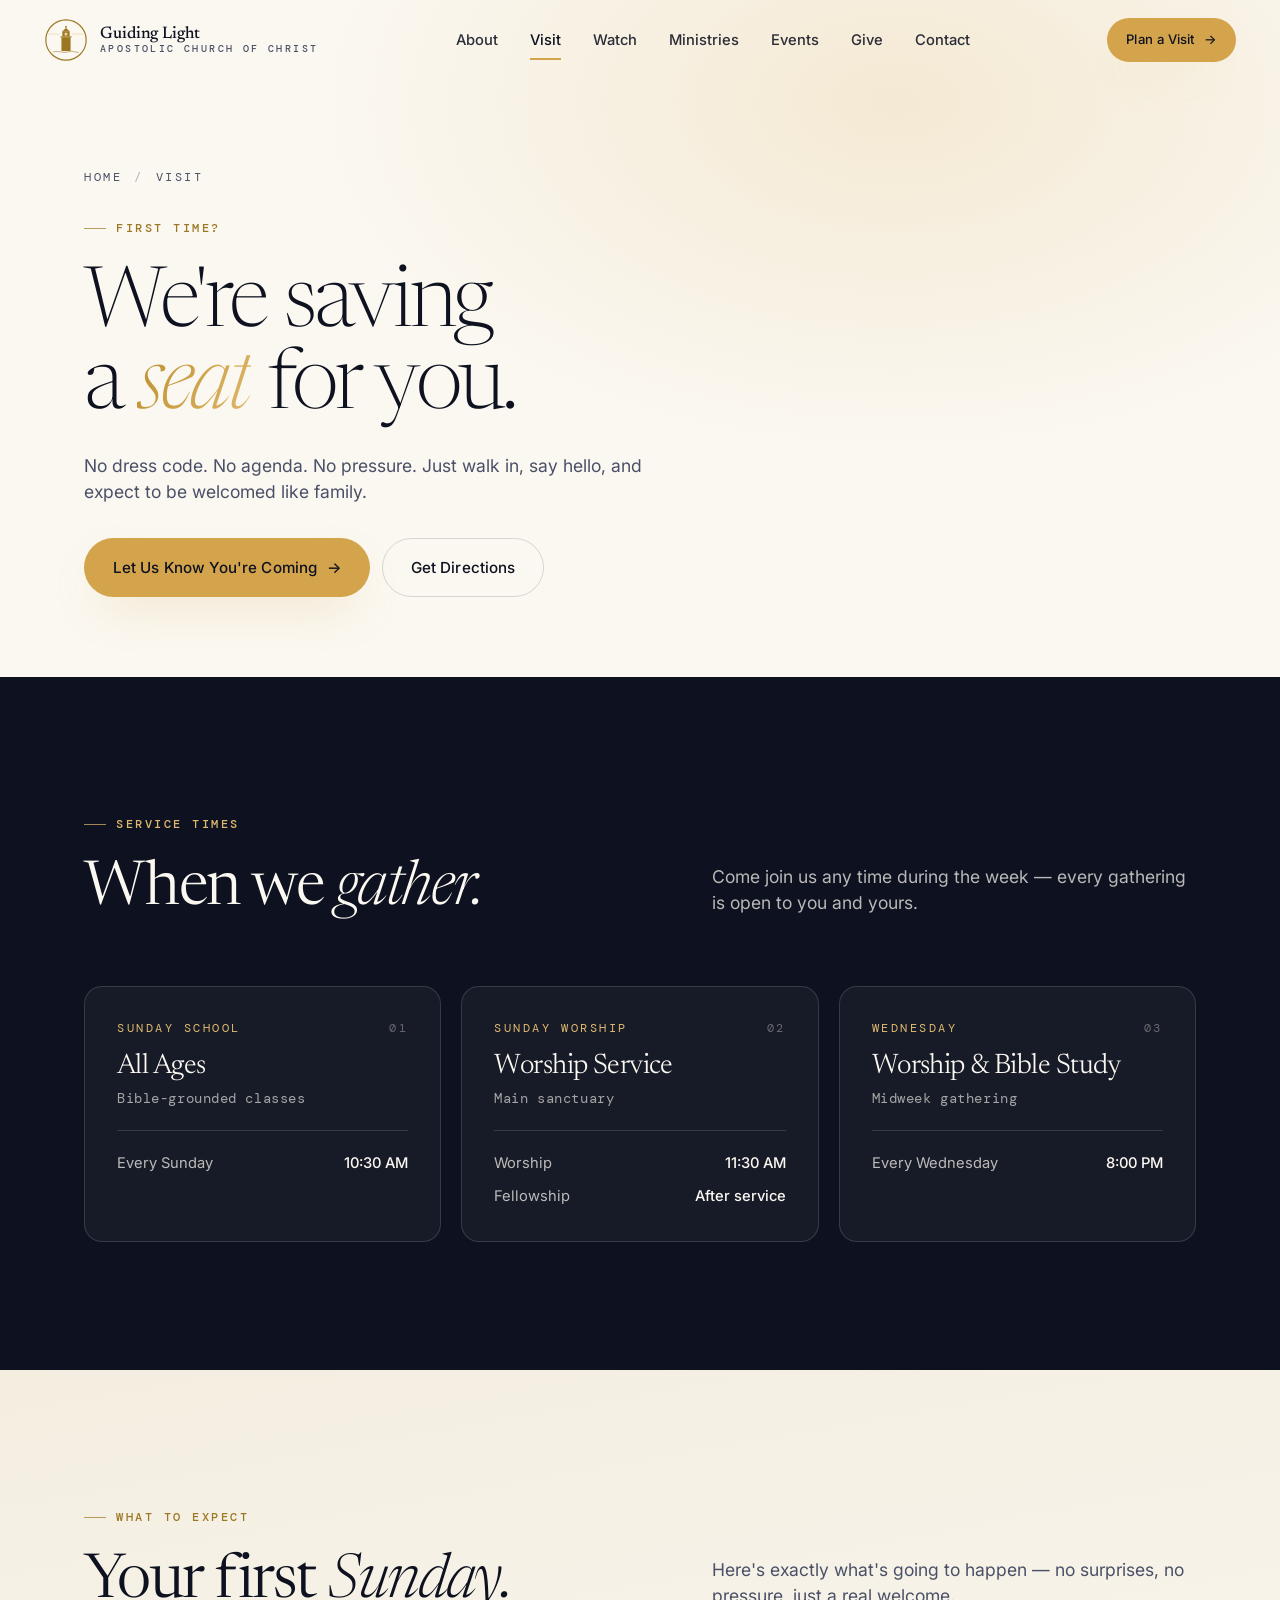
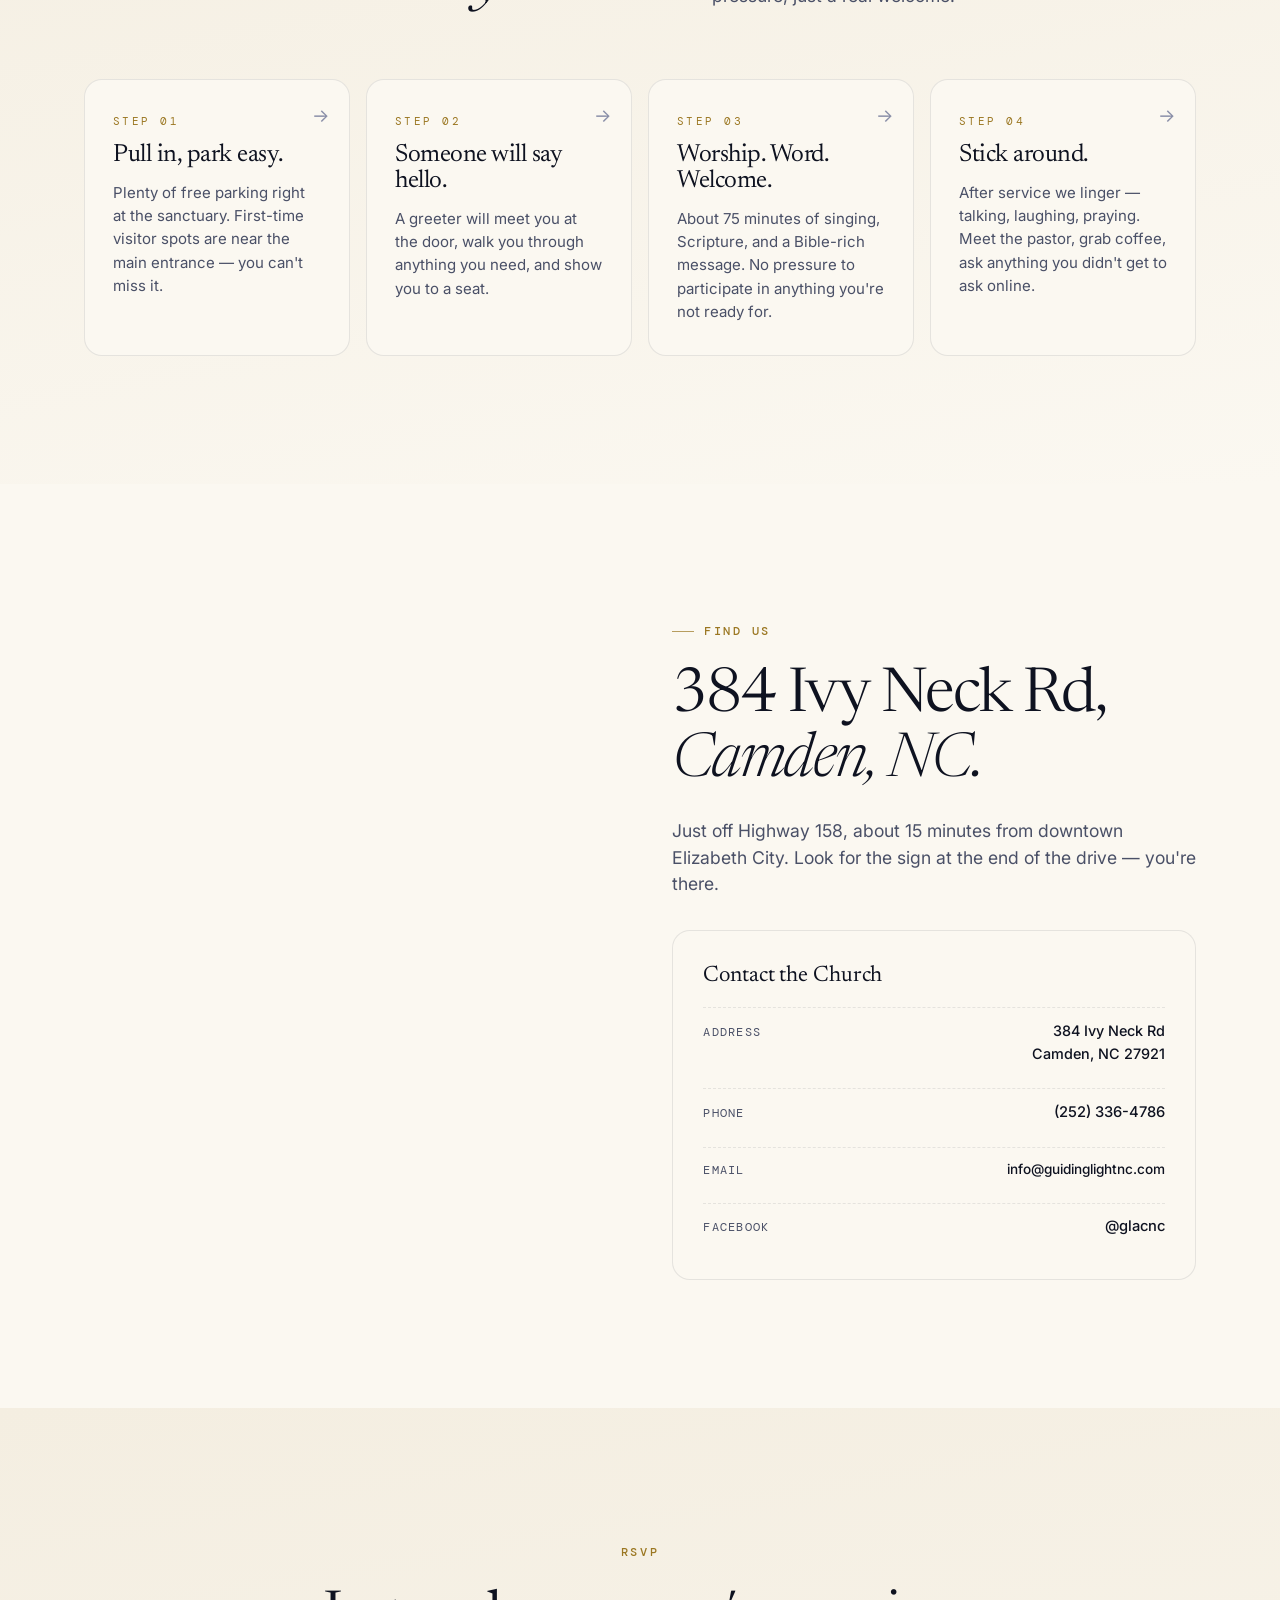
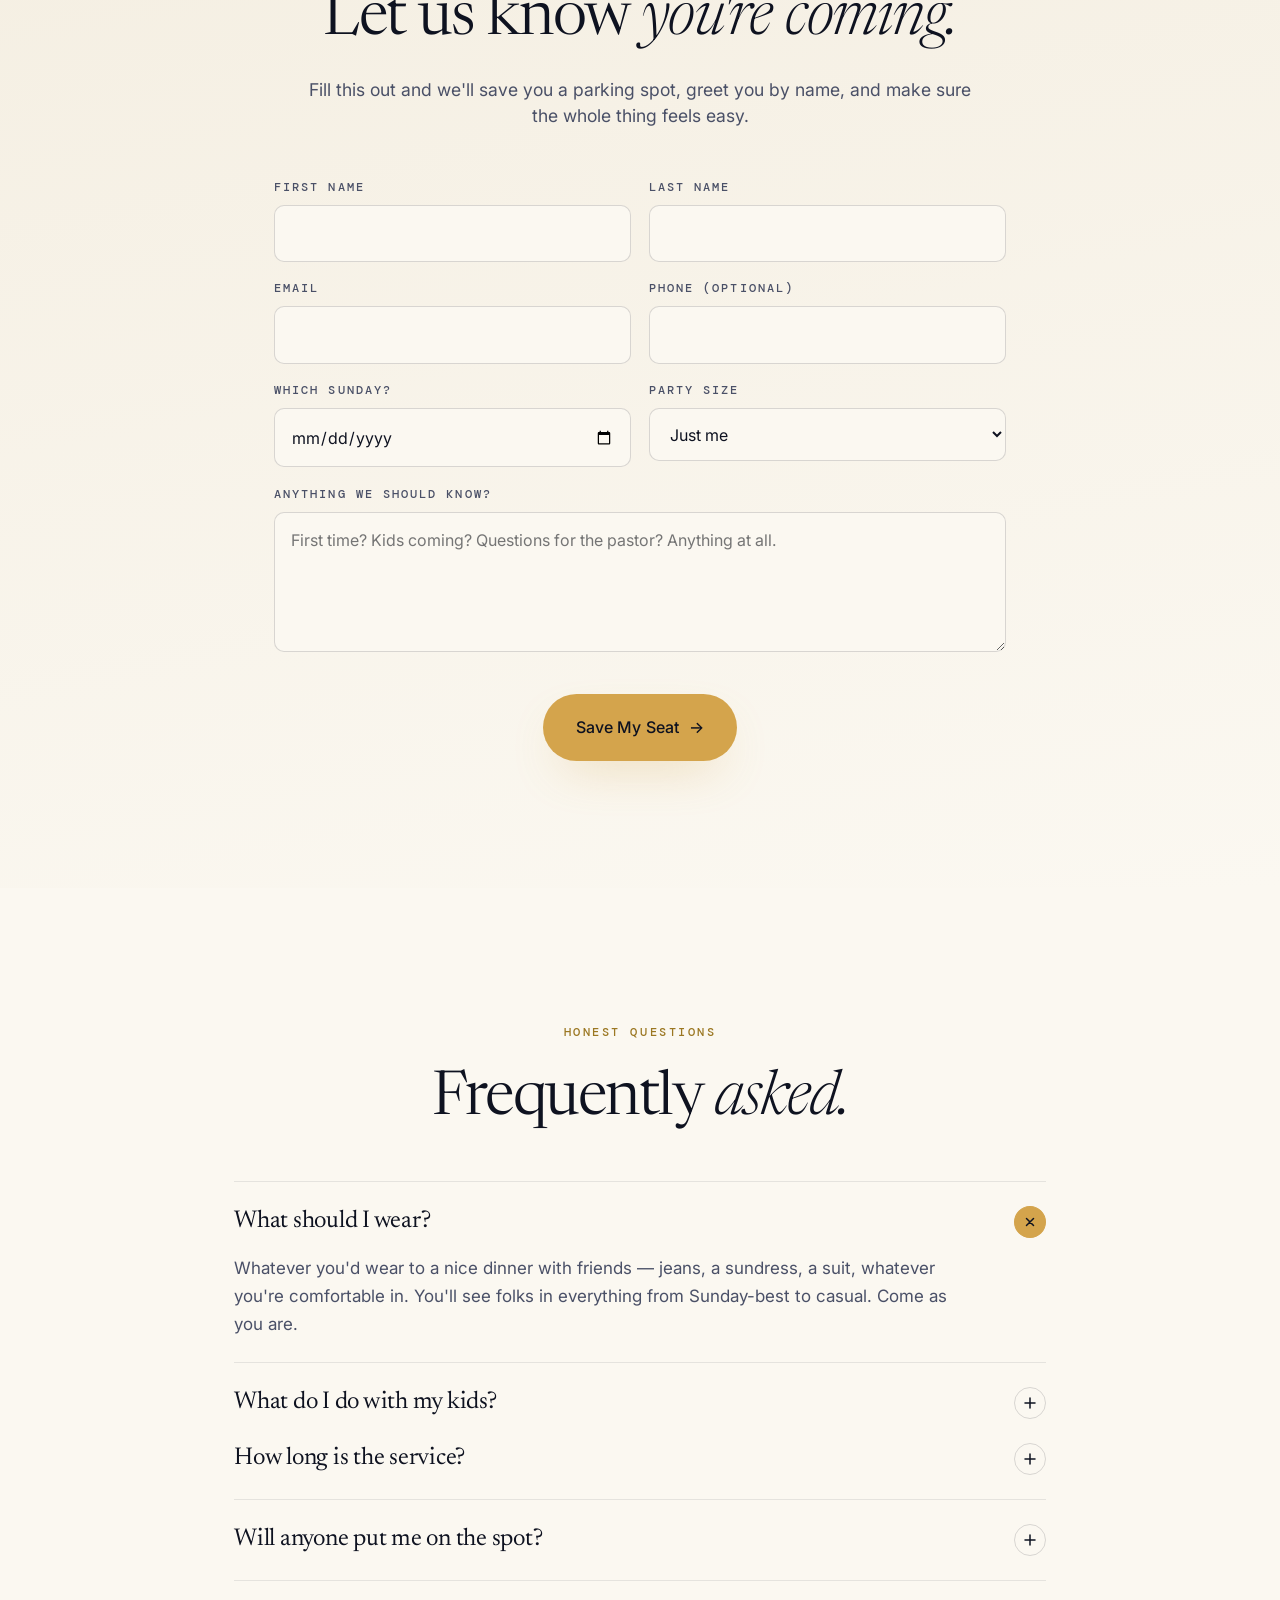
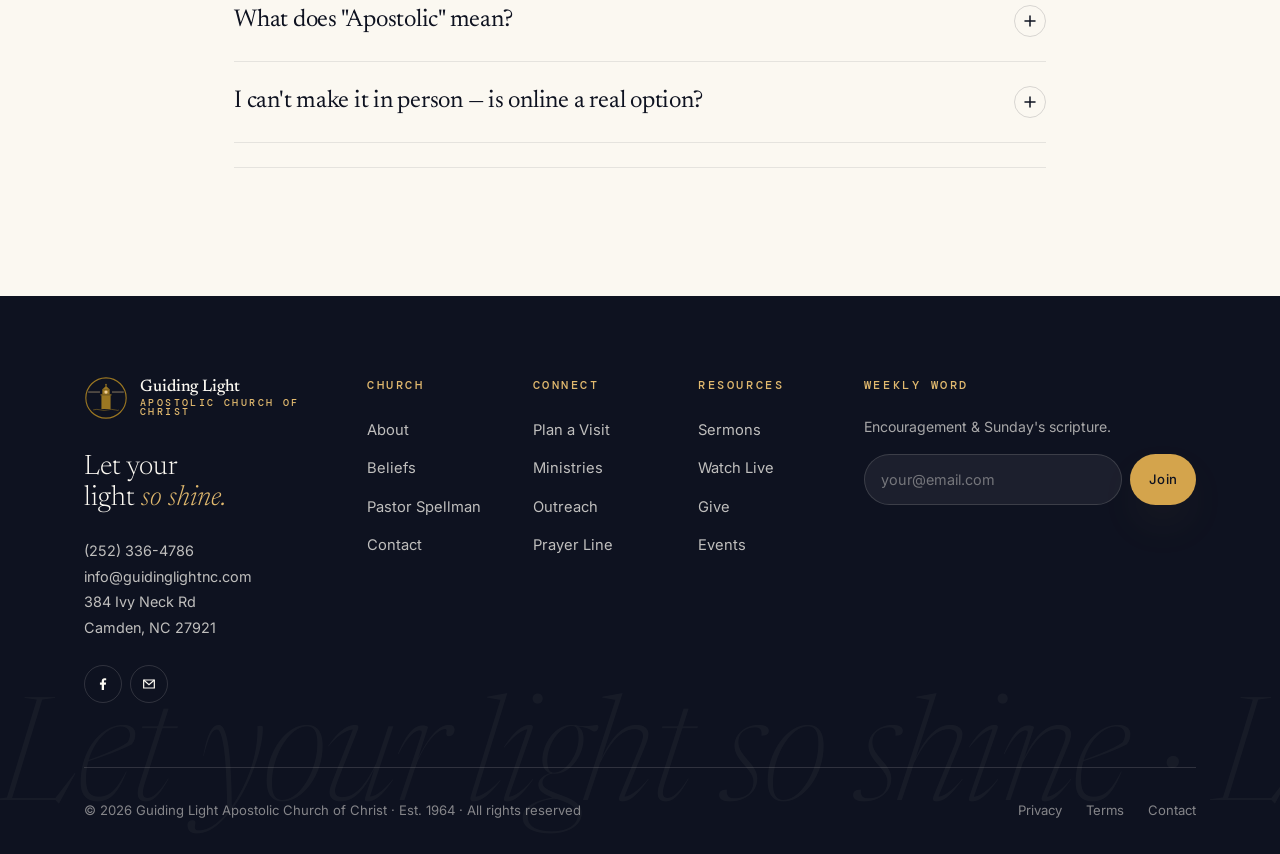
<file: visit.html>
<!doctype html>
<html lang="en">
<head>
<meta charset="utf-8" />
<meta name="viewport" content="width=device-width, initial-scale=1" />
<title>Plan a Visit · Guiding Light Apostolic Church of Christ</title>
<meta name="description" content="Plan your visit to Guiding Light Apostolic Church of Christ — 384 Ivy Neck Rd, Camden, NC. Sunday worship at 11:30 AM." />
<link rel="preconnect" href="https://fonts.googleapis.com">
<link rel="preconnect" href="https://fonts.gstatic.com" crossorigin>
<link rel="stylesheet" href="https://fonts.googleapis.com/css2?family=Newsreader:ital,opsz,wght@0,6..72,200..700;1,6..72,200..700&family=Inter:wght@400;500;600;700&family=DM+Mono:wght@400;500&display=swap" />
<link rel="stylesheet" href="css/styles.css?v=2" />
</head>
<body>

<header class="nav">
  <div class="wrap-wide nav-inner">
    <a class="logo" href="index.html"><span class="logo-mark"></span><span class="logo-text"><span class="t1">Guiding Light</span><span class="t2">Apostolic Church of Christ</span></span></a>
    <nav class="nav-links" aria-label="Primary"><a href="about.html">About</a><a href="visit.html">Visit</a><a href="watch.html">Watch</a><a href="ministries.html">Ministries</a><a href="events.html">Events</a><a href="give.html">Give</a><a href="contact.html">Contact</a></nav>
    <div class="nav-cta"><a class="btn btn-accent btn-sm" href="visit.html">Plan a Visit <span class="arr">→</span></a><button class="burger" aria-label="Menu"><span></span><span></span></button></div>
  </div>
</header>
<div class="drawer">
  <nav><a href="about.html">About</a><a href="visit.html">Visit</a><a href="watch.html">Watch</a><a href="ministries.html">Ministries</a><a href="events.html">Events</a><a href="give.html">Give</a><a href="contact.html">Contact</a></nav>
  <div class="drawer-foot"><a href="tel:+12523364786">(252) 336-4786</a><a href="https://www.facebook.com/glacnc/" target="_blank" rel="noopener">Facebook</a></div>
</div>

<!-- PAGE HERO -->
<section class="page-hero">
  <div class="wrap reveal">
    <div class="crumbs"><a href="index.html">Home</a><span class="sep">/</span><span>Visit</span></div>
    <span class="kicker mt-4" style="display:inline-flex">First Time?</span>
    <h1 class="mt-3">We're saving<br/>a <em>seat</em> for you.</h1>
    <p class="lede">No dress code. No agenda. No pressure. Just walk in, say hello, and expect to be welcomed like family.</p>
    <div class="split-actions mt-4">
      <a class="btn btn-accent" href="#plan">Let Us Know You're Coming <span class="arr">→</span></a>
      <a class="btn btn-ghost" href="#location">Get Directions</a>
    </div>
  </div>
</section>

<!-- SERVICE TIMES -->
<section class="section section-dark">
  <div class="wrap">
    <div class="section-head">
      <div>
        <span class="kicker reveal">Service Times</span>
        <h2 class="reveal mt-3" style="--delay:.1s">When we <em class="serif-italic">gather.</em></h2>
      </div>
      <p class="lede reveal" style="--delay:.2s">Come join us any time during the week — every gathering is open to you and yours.</p>
    </div>

    <div class="time-cards">
      <article class="time-card reveal">
        <div class="tc-label"><span>Sunday School</span><span class="tc-num">01</span></div>
        <h3>All Ages</h3>
        <p class="tc-place">Bible-grounded classes</p>
        <ul><li><span>Every Sunday</span><span>10:30 AM</span></li></ul>
      </article>

      <article class="time-card reveal" style="--delay:.1s">
        <div class="tc-label"><span>Sunday Worship</span><span class="tc-num">02</span></div>
        <h3>Worship Service</h3>
        <p class="tc-place">Main sanctuary</p>
        <ul><li><span>Worship</span><span>11:30 AM</span></li><li><span>Fellowship</span><span>After service</span></li></ul>
      </article>

      <article class="time-card reveal" style="--delay:.2s" id="study">
        <div class="tc-label"><span>Wednesday</span><span class="tc-num">03</span></div>
        <h3>Worship &amp; Bible Study</h3>
        <p class="tc-place">Midweek gathering</p>
        <ul><li><span>Every Wednesday</span><span>8:00 PM</span></li></ul>
      </article>
    </div>
  </div>
</section>

<!-- WHAT TO EXPECT -->
<section class="section section-warm">
  <div class="wrap">
    <div class="section-head">
      <div>
        <span class="kicker reveal">What to Expect</span>
        <h2 class="reveal mt-3" style="--delay:.1s">Your first <em class="serif-italic">Sunday.</em></h2>
      </div>
      <p class="lede reveal" style="--delay:.2s">Here's exactly what's going to happen — no surprises, no pressure, just a real welcome.</p>
    </div>

    <div class="steps">
      <div class="step reveal">
        <span class="step-num">Step 01</span>
        <h3>Pull in, park easy.</h3>
        <p>Plenty of free parking right at the sanctuary. First-time visitor spots are near the main entrance — you can't miss it.</p>
      </div>
      <div class="step reveal" style="--delay:.1s">
        <span class="step-num">Step 02</span>
        <h3>Someone will say hello.</h3>
        <p>A greeter will meet you at the door, walk you through anything you need, and show you to a seat.</p>
      </div>
      <div class="step reveal" style="--delay:.2s">
        <span class="step-num">Step 03</span>
        <h3>Worship. Word. Welcome.</h3>
        <p>About 75 minutes of singing, Scripture, and a Bible-rich message. No pressure to participate in anything you're not ready for.</p>
      </div>
      <div class="step reveal" style="--delay:.3s">
        <span class="step-num">Step 04</span>
        <h3>Stick around.</h3>
        <p>After service we linger — talking, laughing, praying. Meet the pastor, grab coffee, ask anything you didn't get to ask online.</p>
      </div>
    </div>
  </div>
</section>

<!-- LOCATION + MAP -->
<section class="section" id="location">
  <div class="wrap">
    <div class="split">
      <div class="reveal-img">
        <div class="map-frame">
          <iframe loading="lazy" allowfullscreen referrerpolicy="no-referrer-when-downgrade" src="https://www.google.com/maps?q=384+Ivy+Neck+Rd,+Camden,+NC+27921&output=embed"></iframe>
        </div>
      </div>
      <div class="split-copy">
        <span class="kicker reveal">Find Us</span>
        <h2 class="reveal mt-3" style="--delay:.1s">384 Ivy Neck Rd,<br/><em class="serif-italic">Camden, NC.</em></h2>
        <p class="lede reveal" style="--delay:.2s">Just off Highway 158, about 15 minutes from downtown Elizabeth City. Look for the sign at the end of the drive — you're there.</p>

        <div class="info-card reveal mt-4" style="--delay:.3s">
          <h4>Contact the Church</h4>
          <ul class="info-list">
            <li><span class="label">Address</span><span class="val" style="font-size:.9rem">384 Ivy Neck Rd<br/>Camden, NC 27921</span></li>
            <li><span class="label">Phone</span><span class="val"><a href="tel:+12523364786">(252) 336-4786</a></span></li>
            <li><span class="label">Email</span><span class="val" style="font-size:.85rem"><a href="mailto:info@guidinglightnc.com">info@guidinglightnc.com</a></span></li>
            <li><span class="label">Facebook</span><span class="val"><a href="https://www.facebook.com/glacnc/" target="_blank" rel="noopener">@glacnc</a></span></li>
          </ul>
        </div>
      </div>
    </div>
  </div>
</section>

<!-- RSVP FORM -->
<section class="section section-warm" id="plan">
  <div class="wrap" style="max-width: 820px">
    <div class="text-center reveal">
      <span class="kicker plain" style="justify-content:center; display:inline-flex">RSVP</span>
      <h2 class="mt-3">Let us know <em class="serif-italic">you're coming.</em></h2>
      <p class="lede mx-auto mt-3">Fill this out and we'll save you a parking spot, greet you by name, and make sure the whole thing feels easy.</p>
    </div>

    <form class="form reveal mt-5" onsubmit="event.preventDefault(); this.innerHTML='<div style=&quot;text-align:center;padding:3rem 1rem&quot;><h3 style=&quot;font-family:var(--font-display);font-size:2rem;margin-bottom:.75rem;font-weight:400&quot;>We can&apos;t wait to meet you.</h3><p style=&quot;color:var(--ink-500)&quot;>Someone from our team will reach out this week.</p></div>'">
      <div class="form-2col">
        <div><label>First Name</label><input type="text" required /></div>
        <div><label>Last Name</label><input type="text" required /></div>
      </div>
      <div class="form-2col">
        <div><label>Email</label><input type="email" required /></div>
        <div><label>Phone (optional)</label><input type="tel" /></div>
      </div>
      <div class="form-2col">
        <div><label>Which Sunday?</label><input type="date" /></div>
        <div><label>Party size</label><select><option>Just me</option><option>2</option><option>3–4</option><option>5+</option></select></div>
      </div>
      <div><label>Anything we should know?</label><textarea placeholder="First time? Kids coming? Questions for the pastor? Anything at all."></textarea></div>
      <div style="display:flex; justify-content:center; margin-top: 1rem">
        <button type="submit" class="btn btn-accent btn-lg">Save My Seat <span class="arr">→</span></button>
      </div>
    </form>
  </div>
</section>

<!-- FAQ -->
<section class="section">
  <div class="wrap" style="max-width: 900px">
    <div class="text-center reveal">
      <span class="kicker plain" style="justify-content:center; display:inline-flex">Honest Questions</span>
      <h2 class="mt-3">Frequently <em class="serif-italic">asked.</em></h2>
    </div>

    <div class="faq-list mt-5 reveal">
      <div class="faq is-open">
        <button class="faq-q"><span>What should I wear?</span><span class="faq-icon"><svg width="12" height="12" viewBox="0 0 12 12"><path d="M6 1v10M1 6h10" stroke="currentColor" stroke-width="1.5" stroke-linecap="round"/></svg></span></button>
        <div class="faq-a"><p>Whatever you'd wear to a nice dinner with friends — jeans, a sundress, a suit, whatever you're comfortable in. You'll see folks in everything from Sunday-best to casual. Come as you are.</p></div>
      </div>
      <div class="faq">
        <button class="faq-q"><span>What do I do with my kids?</span><span class="faq-icon"><svg width="12" height="12" viewBox="0 0 12 12"><path d="M6 1v10M1 6h10" stroke="currentColor" stroke-width="1.5" stroke-linecap="round"/></svg></span></button>
        <div class="faq-a"><p>Children are welcome in the main service, but we also offer age-graded Sunday school starting at 10:30 AM. Our teachers are background-checked, warm, and love helping kids discover Jesus for themselves.</p>
      </div>
      <div class="faq">
        <button class="faq-q"><span>How long is the service?</span><span class="faq-icon"><svg width="12" height="12" viewBox="0 0 12 12"><path d="M6 1v10M1 6h10" stroke="currentColor" stroke-width="1.5" stroke-linecap="round"/></svg></span></button>
        <div class="faq-a"><p>Typically about 75–90 minutes, plus time for fellowship afterward. We don't rush God, but we also value your time.</p></div>
      </div>
      <div class="faq">
        <button class="faq-q"><span>Will anyone put me on the spot?</span><span class="faq-icon"><svg width="12" height="12" viewBox="0 0 12 12"><path d="M6 1v10M1 6h10" stroke="currentColor" stroke-width="1.5" stroke-linecap="round"/></svg></span></button>
        <div class="faq-a"><p>Never. Guests aren't asked to stand, raise a hand, or give — we just want you to experience the service and the family.</p></div>
      </div>
      <div class="faq">
        <button class="faq-q"><span>What does "Apostolic" mean?</span><span class="faq-icon"><svg width="12" height="12" viewBox="0 0 12 12"><path d="M6 1v10M1 6h10" stroke="currentColor" stroke-width="1.5" stroke-linecap="round"/></svg></span></button>
        <div class="faq-a"><p>We believe in the teaching of the apostles as recorded in the New Testament — faith in Jesus, repentance, baptism in His name, and the gift of the Holy Ghost. That's the message of Acts 2, and it's ours too.</p></div>
      </div>
      <div class="faq">
        <button class="faq-q"><span>I can't make it in person — is online a real option?</span><span class="faq-icon"><svg width="12" height="12" viewBox="0 0 12 12"><path d="M6 1v10M1 6h10" stroke="currentColor" stroke-width="1.5" stroke-linecap="round"/></svg></span></button>
        <div class="faq-a"><p>Absolutely. We stream Sunday service live on Facebook at <a class="link" href="https://www.facebook.com/glacnc/" target="_blank" rel="noopener">@glacnc</a> and keep every past message available for you to revisit.</p></div>
      </div>
    </div>
  </div>
</section>

<!-- FOOTER -->
<footer class="footer">
  <div class="wrap">
    <div class="footer-grid">
      <div class="footer-brand">
        <a class="logo" href="index.html"><span class="logo-mark"></span><span class="logo-text"><span class="t1">Guiding Light</span><span class="t2">Apostolic Church of Christ</span></span></a>
        <p class="footer-tag">Let your<br/>light <em>so shine.</em></p>
        <div class="footer-contact"><a href="tel:+12523364786">(252) 336-4786</a><br/><a href="mailto:info@guidinglightnc.com">info@guidinglightnc.com</a><br/>384 Ivy Neck Rd<br/>Camden, NC 27921</div>
        <div class="footer-socials">
          <a class="social" href="https://www.facebook.com/glacnc/" target="_blank" rel="noopener" aria-label="Facebook"><svg width="16" height="16" viewBox="0 0 24 24" fill="currentColor"><path d="M13.5 21v-8h2.7l.4-3.1h-3.1V7.9c0-.9.3-1.5 1.6-1.5h1.7V3.6c-.3 0-1.3-.1-2.5-.1-2.5 0-4.2 1.5-4.2 4.3v2.1H7.4V13h2.7v8h3.4z"/></svg></a>
          <a class="social" href="mailto:info@guidinglightnc.com"><svg width="16" height="16" viewBox="0 0 24 24" fill="none" stroke="currentColor" stroke-width="1.8"><path d="M4 6h16v12H4z"/><path d="M4 6l8 7 8-7"/></svg></a>
        </div>
      </div>
      <div class="footer-col"><h5>Church</h5><ul><li><a href="about.html">About</a></li><li><a href="about.html#beliefs">Beliefs</a></li><li><a href="about.html#pastor">Pastor Spellman</a></li><li><a href="contact.html">Contact</a></li></ul></div>
      <div class="footer-col"><h5>Connect</h5><ul><li><a href="visit.html">Plan a Visit</a></li><li><a href="ministries.html">Ministries</a></li><li><a href="ministries.html#outreach">Outreach</a></li><li><a href="ministries.html#prayer">Prayer Line</a></li></ul></div>
      <div class="footer-col"><h5>Resources</h5><ul><li><a href="watch.html">Sermons</a></li><li><a href="watch.html">Watch Live</a></li><li><a href="give.html">Give</a></li><li><a href="events.html">Events</a></li></ul></div>
      <div class="footer-newsletter footer-col"><h5>Weekly Word</h5><p>Encouragement &amp; Sunday's scripture.</p><form onsubmit="event.preventDefault(); this.querySelector('button').textContent='Subscribed ✓'; this.querySelector('input').value='';"><input type="email" placeholder="your@email.com" required /><button type="submit" class="btn btn-accent btn-sm">Join</button></form></div>
    </div>
    <div class="footer-bottom"><p>© <span data-year></span> Guiding Light Apostolic Church of Christ · Est. 1964 · All rights reserved</p><div class="legal"><a href="#">Privacy</a><a href="#">Terms</a><a href="contact.html">Contact</a></div></div>
  </div>
  <div class="footer-seal" aria-hidden="true">Let your light so shine · Let your light so shine ·</div>
</footer>

<script src="js/main.js?v=2"></script>
</body>
</html>
</file>
<file: css/styles.css>
/* =============================================================
   GUIDING LIGHT APOSTOLIC CHURCH OF CHRIST — Design System
   Camden, NC · Est. 1964
   Aesthetic: luminous, rooted, story-driven.
   Warm sunlit palette. Ornate serif headers. Quiet motion.
   ============================================================= */

:root {
  /* ——— Palette ——— */
  --bone:        #FBF8F1;
  --bone-soft:   #F4EEE1;
  --bone-warm:   #ECE2CC;

  --ink-900:     #0E1220;
  --ink-800:     #1B2033;
  --ink-700:     #2A2F47;
  --ink-500:     #4A5067;
  --ink-300:     #8A8FA8;
  --ink-100:     #C7CAD8;

  /* The "light" — primary warm accent */
  --honey-700:   #9B7722;
  --honey-600:   #BC8F2D;
  --honey-500:   #D4A44C;
  --honey-400:   #E1B96E;
  --honey-300:   #EECD97;
  --honey-200:   #F4DFB8;

  /* Deep apostolic burgundy — secondary accent */
  --wine-800:    #3F1919;
  --wine-700:    #5F2727;
  --wine-600:    #7A3535;
  --wine-500:    #9A4545;

  /* Terracotta warmth */
  --terra-600:   #B06542;
  --terra-500:   #C97E52;
  --terra-400:   #DA9A77;

  /* Cool sage for contrast */
  --sage-700:    #415048;
  --sage-500:    #5D7060;
  --sage-300:    #8FA295;

  --white:       #FFFFFF;

  /* ——— Semantic ——— */
  --bg:          var(--bone);
  --bg-deep:     var(--ink-900);
  --fg:          var(--ink-900);
  --fg-mute:     var(--ink-500);
  --accent:      var(--honey-500);
  --accent-deep: var(--wine-700);

  --line:        rgba(14, 18, 32, 0.09);
  --line-strong: rgba(14, 18, 32, 0.15);
  --line-inv:    rgba(251, 248, 241, 0.14);

  /* ——— Type ——— */
  --font-display: "Newsreader", "Fraunces", "Cormorant Garamond", Georgia, serif;
  --font-body:    "Inter", -apple-system, BlinkMacSystemFont, "Segoe UI", sans-serif;
  --font-mono:    "DM Mono", "IBM Plex Mono", ui-monospace, monospace;

  /* ——— Scale ——— */
  --r-sm: 4px;
  --r-md: 10px;
  --r-lg: 18px;
  --r-xl: 28px;
  --r-full: 999px;

  --shadow-sm:  0 4px 14px -6px rgba(14, 18, 32, 0.08);
  --shadow-md:  0 18px 40px -20px rgba(14, 18, 32, 0.16);
  --shadow-lg:  0 36px 80px -30px rgba(14, 18, 32, 0.24);
  --shadow-glow: 0 20px 50px -20px rgba(212, 164, 76, 0.45);

  --ease:       cubic-bezier(0.22, 0.72, 0.22, 1);
  --ease-soft:  cubic-bezier(0.4, 0.1, 0.3, 1);

  --content:     1200px;
  --content-wide:1440px;
  --gutter:      clamp(1.25rem, 3.8vw, 2.75rem);
}

/* ——————— Reset ——————— */
*, *::before, *::after { box-sizing: border-box; }
* { margin: 0; padding: 0; }
html { -webkit-font-smoothing: antialiased; text-rendering: optimizeLegibility; scroll-behavior: smooth; }
body {
  font-family: var(--font-body);
  font-size: 17px;
  line-height: 1.65;
  color: var(--fg);
  background: var(--bg);
  overflow-x: hidden;
}
img, svg, video { display: block; max-width: 100%; height: auto; }
button { font: inherit; cursor: pointer; background: none; border: 0; color: inherit; }
a { color: inherit; text-decoration: none; }
ul, ol { list-style: none; }
input, textarea, select { font: inherit; color: inherit; }
::selection { background: var(--honey-300); color: var(--ink-900); }

/* ——————— Typography ——————— */
.kicker {
  display: inline-flex;
  align-items: center;
  gap: 0.625rem;
  font-family: var(--font-mono);
  font-size: 0.72rem;
  font-weight: 500;
  letter-spacing: 0.22em;
  text-transform: uppercase;
  color: var(--honey-700);
}
.kicker::before {
  content: "";
  width: 22px;
  height: 1px;
  background: currentColor;
  opacity: 0.7;
}
.kicker.plain::before { display: none; }

h1, .h1, h2, .h2, h3, .h3, h4, .h4 {
  font-family: var(--font-display);
  font-weight: 400;
  line-height: 1.05;
  letter-spacing: -0.02em;
  color: var(--ink-900);
}

h1, .h1 {
  font-size: clamp(3rem, 8vw, 7.5rem);
  font-weight: 300;
  line-height: 0.95;
  letter-spacing: -0.035em;
}
h2, .h2 {
  font-size: clamp(2.1rem, 4.8vw, 4.25rem);
  font-weight: 350;
  letter-spacing: -0.025em;
}
h3, .h3 {
  font-size: clamp(1.5rem, 2.6vw, 2.15rem);
  font-weight: 400;
}
h4, .h4 {
  font-size: 1.2rem;
  font-weight: 500;
  line-height: 1.35;
  font-family: var(--font-body);
  letter-spacing: -0.005em;
}

.serif-italic { font-family: var(--font-display); font-style: italic; font-weight: 300; }

.lede {
  font-size: clamp(1.1rem, 1.35vw, 1.35rem);
  line-height: 1.5;
  color: var(--ink-500);
  max-width: 62ch;
}

/* ——————— Layout ——————— */
.wrap {
  width: 100%;
  max-width: var(--content);
  margin-inline: auto;
  padding-inline: var(--gutter);
}
.wrap-wide {
  width: 100%;
  max-width: var(--content-wide);
  margin-inline: auto;
  padding-inline: var(--gutter);
}
.section {
  padding-block: clamp(4.5rem, 10vw, 8rem);
  position: relative;
}
.section-sm { padding-block: clamp(3rem, 6vw, 4.5rem); }
.section-dark {
  background: var(--ink-900);
  color: var(--bone);
}
.section-dark h1, .section-dark h2, .section-dark h3, .section-dark h4 { color: var(--bone); }
.section-dark .lede { color: rgba(251, 248, 241, 0.72); }
.section-dark .kicker { color: var(--honey-400); }

.section-warm {
  background: linear-gradient(170deg, var(--bone-soft) 0%, var(--bone) 100%);
}

.section-head {
  display: grid;
  grid-template-columns: 1fr 1fr;
  gap: 3rem;
  align-items: end;
  margin-bottom: clamp(2.5rem, 5vw, 4rem);
}
.section-head h2 { max-width: 16ch; }
.section-head .lede { justify-self: end; max-width: 44ch; padding-bottom: 0.35rem; }
@media (max-width: 780px) {
  .section-head { grid-template-columns: 1fr; gap: 1.25rem; }
  .section-head .lede { justify-self: start; }
}

/* ——————— Buttons ——————— */
.btn {
  display: inline-flex;
  align-items: center;
  gap: 0.6rem;
  padding: 1rem 1.75rem;
  font-family: var(--font-body);
  font-weight: 500;
  font-size: 0.95rem;
  letter-spacing: 0.005em;
  border-radius: var(--r-full);
  border: 1px solid transparent;
  background: var(--ink-900);
  color: var(--bone);
  transition: transform 0.4s var(--ease), background 0.3s, box-shadow 0.4s, color 0.3s, border-color 0.3s;
  position: relative;
  will-change: transform;
  white-space: nowrap;
}
.btn:hover { transform: translateY(-2px); box-shadow: var(--shadow-md); }
.btn .arr { transition: transform 0.35s var(--ease); display: inline-block; }
.btn:hover .arr { transform: translateX(4px); }

.btn-accent {
  background: var(--honey-500);
  color: var(--ink-900);
  box-shadow: var(--shadow-glow);
}
.btn-accent:hover { background: var(--honey-400); box-shadow: 0 24px 60px -18px rgba(212, 164, 76, 0.65); }

.btn-wine {
  background: var(--wine-700);
  color: var(--bone);
}
.btn-wine:hover { background: var(--wine-600); }

.btn-ghost {
  background: transparent;
  border-color: var(--line-strong);
  color: var(--ink-900);
}
.btn-ghost:hover { background: var(--ink-900); color: var(--bone); border-color: var(--ink-900); }

.btn-ghost-light {
  background: transparent;
  border-color: rgba(251, 248, 241, 0.3);
  color: var(--bone);
}
.btn-ghost-light:hover { background: var(--bone); color: var(--ink-900); border-color: var(--bone); }

.btn-sm { padding: 0.65rem 1.15rem; font-size: 0.82rem; }
.btn-lg { padding: 1.2rem 2rem; font-size: 1rem; }

.link {
  display: inline-flex;
  align-items: center;
  gap: 0.4rem;
  color: inherit;
  font-weight: 500;
  padding-bottom: 3px;
  border-bottom: 1px solid currentColor;
  transition: color 0.3s, gap 0.3s;
}
.link:hover { color: var(--honey-600); gap: 0.65rem; }

/* ——————— Nav ——————— */
.nav {
  position: fixed;
  top: 0; left: 0; right: 0;
  z-index: 60;
  padding: 1.1rem 0;
  transition: background 0.35s var(--ease), backdrop-filter 0.35s, padding 0.35s, border-color 0.3s;
  border-bottom: 1px solid transparent;
}
.nav-inner {
  display: flex;
  align-items: center;
  justify-content: space-between;
  gap: 2rem;
}
.nav.is-scrolled {
  background: rgba(251, 248, 241, 0.86);
  backdrop-filter: blur(20px) saturate(150%);
  -webkit-backdrop-filter: blur(20px) saturate(150%);
  border-bottom-color: var(--line);
  padding: 0.7rem 0;
}
.nav.is-dark:not(.is-scrolled) { color: var(--bone); }
.nav.is-dark.is-scrolled { color: var(--ink-900); }

.logo {
  display: inline-flex;
  align-items: center;
  gap: 0.75rem;
  font-family: var(--font-display);
  font-size: 1.15rem;
  font-weight: 500;
  line-height: 1;
  letter-spacing: -0.005em;
}
.logo-mark {
  width: 44px; height: 44px;
  flex-shrink: 0;
  background: url('../assets/logo.svg') center/contain no-repeat;
}

.logo-text { display: flex; flex-direction: column; gap: 2px; }
.logo-text .t1 { font-size: 1.05rem; letter-spacing: -0.005em; line-height: 1; }
.logo-text .t2 { font-family: var(--font-mono); font-size: 0.6rem; letter-spacing: 0.25em; text-transform: uppercase; color: var(--fg-mute); line-height: 1; }
.nav.is-dark:not(.is-scrolled) .logo-text .t2 { color: rgba(251, 248, 241, 0.6); }

.nav-links {
  display: flex;
  align-items: center;
  gap: 2rem;
  font-size: 0.92rem;
  font-weight: 500;
}
.nav-links a {
  position: relative;
  padding: 0.5rem 0;
  opacity: 0.88;
  transition: opacity 0.3s;
}
.nav-links a::after {
  content: "";
  position: absolute;
  left: 0; right: 0; bottom: 0;
  height: 2px;
  background: var(--honey-500);
  transform: scaleX(0);
  transform-origin: left;
  transition: transform 0.5s var(--ease);
}
.nav-links a:hover,
.nav-links a[aria-current="page"] { opacity: 1; }
.nav-links a:hover::after,
.nav-links a[aria-current="page"]::after { transform: scaleX(1); }

.nav-cta { display: flex; align-items: center; gap: 0.75rem; }

.burger {
  display: none;
  width: 44px; height: 44px;
  border-radius: 50%;
  border: 1px solid var(--line-strong);
  align-items: center;
  justify-content: center;
  position: relative;
}
.nav.is-dark:not(.is-scrolled) .burger { border-color: rgba(251, 248, 241, 0.3); }
.burger span {
  position: absolute;
  left: 12px; right: 12px;
  height: 1.5px;
  background: currentColor;
  transition: transform 0.35s var(--ease), opacity 0.2s;
}
.burger span:nth-child(1) { transform: translateY(-4px); }
.burger span:nth-child(2) { transform: translateY(4px); }
.burger.is-open span:nth-child(1) { transform: rotate(45deg); }
.burger.is-open span:nth-child(2) { transform: rotate(-45deg); }

@media (max-width: 960px) {
  .nav-links, .nav-cta .btn { display: none; }
  .burger { display: inline-flex; }
}

/* Mobile drawer */
.drawer {
  position: fixed;
  inset: 0;
  background: var(--ink-900);
  color: var(--bone);
  z-index: 55;
  transform: translateY(-100%);
  transition: transform 0.55s var(--ease-soft);
  display: flex;
  flex-direction: column;
  padding: 6rem var(--gutter) 3rem;
  overflow: auto;
}
.drawer.is-open { transform: translateY(0); }
.drawer a {
  display: block;
  font-family: var(--font-display);
  font-weight: 300;
  font-size: clamp(2rem, 7vw, 3rem);
  padding: 0.7rem 0;
  border-bottom: 1px solid var(--line-inv);
  letter-spacing: -0.02em;
}
.drawer-foot {
  margin-top: auto;
  padding-top: 2rem;
  color: rgba(251, 248, 241, 0.65);
  font-size: 0.9rem;
  display: flex;
  gap: 1.25rem;
  flex-wrap: wrap;
}

/* ——————— Hero (home) ——————— */
.hero {
  position: relative;
  min-height: 100vh;
  min-height: 100svh;
  background: var(--ink-900);
  color: var(--bone);
  overflow: hidden;
  isolation: isolate;
  display: flex;
  align-items: flex-end;
  padding: 9rem 0 4.5rem;
}
.hero-bg {
  position: absolute;
  inset: 0;
  z-index: -2;
  overflow: hidden;
  background:
    radial-gradient(ellipse 80% 60% at 80% 20%, rgba(212, 164, 76, 0.45), transparent 65%),
    radial-gradient(ellipse 60% 70% at 15% 85%, rgba(122, 53, 53, 0.35), transparent 60%),
    linear-gradient(180deg, #080C17 0%, #0E1220 55%, #14182A 100%);
}
.hero-photo {
  position: absolute;
  inset: 0;
  width: 100%;
  height: 100%;
  object-fit: cover;
  opacity: 0.42;
  mix-blend-mode: luminosity;
  filter: contrast(1.08) saturate(0.9);
}
.hero-bg::after {
  content: "";
  position: absolute;
  inset: 0;
  background:
    linear-gradient(180deg, rgba(8, 12, 23, 0.55) 0%, rgba(8, 12, 23, 0.15) 40%, rgba(8, 12, 23, 0.85) 100%),
    radial-gradient(ellipse 80% 60% at 80% 20%, rgba(212, 164, 76, 0.35), transparent 65%);
  pointer-events: none;
}
.hero-grain {
  position: absolute;
  inset: 0;
  z-index: -1;
  background-image:
    radial-gradient(1.5px 1.5px at 20px 30px, rgba(251,248,241,.07), transparent),
    radial-gradient(1.5px 1.5px at 40px 70px, rgba(251,248,241,.05), transparent),
    radial-gradient(1px 1px at 90px 40px, rgba(251,248,241,.08), transparent),
    radial-gradient(1.5px 1.5px at 130px 80px, rgba(251,248,241,.05), transparent),
    radial-gradient(2px 2px at 160px 30px, rgba(251,248,241,.04), transparent);
  background-size: 200px 200px;
  opacity: 0.7;
  mask-image: radial-gradient(ellipse at 60% 40%, black, transparent 75%);
  -webkit-mask-image: radial-gradient(ellipse at 60% 40%, black, transparent 75%);
}
.hero-rays {
  position: absolute;
  inset: -10%;
  z-index: -1;
  opacity: 0.55;
  background:
    conic-gradient(from 200deg at 82% 28%,
      transparent 0deg,
      rgba(238, 205, 151, 0.28) 8deg,
      transparent 16deg,
      transparent 40deg,
      rgba(238, 205, 151, 0.2) 48deg,
      transparent 56deg,
      transparent 80deg,
      rgba(238, 205, 151, 0.14) 88deg,
      transparent 96deg,
      transparent 360deg
    );
  filter: blur(3px);
  /* Fade out at the edges so the conic-gradient's rectangular bounds
     don't create a visible seam across the hero. */
  mask-image: radial-gradient(ellipse 75% 90% at 82% 28%, black 10%, rgba(0,0,0,0.6) 50%, transparent 85%);
  -webkit-mask-image: radial-gradient(ellipse 75% 90% at 82% 28%, black 10%, rgba(0,0,0,0.6) 50%, transparent 85%);
  transform-origin: 82% 28%;
  animation: ray-drift 26s ease-in-out infinite;
}
@keyframes ray-drift {
  0%, 100% { transform: rotate(0deg) scale(1); opacity: 0.55; }
  50% { transform: rotate(6deg) scale(1.04); opacity: 0.75; }
}

.hero-meta-top {
  position: absolute;
  top: 6.5rem;
  left: 0; right: 0;
  padding-inline: var(--gutter);
  display: flex;
  justify-content: space-between;
  gap: 2rem;
  font-family: var(--font-mono);
  font-size: 0.72rem;
  letter-spacing: 0.2em;
  text-transform: uppercase;
  color: rgba(251, 248, 241, 0.55);
}
.hero-meta-top .live {
  display: inline-flex;
  align-items: center;
  gap: 0.5rem;
  padding: 0.45rem 0.85rem;
  border: 1px solid rgba(251, 248, 241, 0.15);
  border-radius: var(--r-full);
  background: rgba(251, 248, 241, 0.04);
  color: var(--bone);
  backdrop-filter: blur(10px);
}
.live-dot {
  width: 7px; height: 7px;
  border-radius: 50%;
  background: var(--terra-500);
  box-shadow: 0 0 0 0 rgba(201, 126, 82, 0.55);
  animation: live-pulse 1.9s ease-out infinite;
}
@keyframes live-pulse {
  0% { box-shadow: 0 0 0 0 rgba(201, 126, 82, 0.55); }
  70% { box-shadow: 0 0 0 11px rgba(201, 126, 82, 0); }
  100% { box-shadow: 0 0 0 0 rgba(201, 126, 82, 0); }
}

.hero-inner {
  width: 100%;
  max-width: var(--content-wide);
  margin-inline: auto;
  padding-inline: var(--gutter);
  display: grid;
  gap: 2rem;
}
.hero-title {
  font-family: var(--font-display);
  font-weight: 280;
  font-size: clamp(3rem, 10vw, 9rem);
  line-height: 0.92;
  letter-spacing: -0.04em;
  max-width: 18ch;
  color: var(--bone);
}
.hero-title em {
  font-style: italic;
  font-weight: 260;
  background: linear-gradient(120deg, var(--honey-300), var(--honey-500) 60%, var(--honey-400));
  -webkit-background-clip: text;
  background-clip: text;
  -webkit-text-fill-color: transparent;
  color: transparent;
}
.hero-bottom {
  display: grid;
  grid-template-columns: 1fr auto;
  gap: 2.5rem;
  align-items: end;
  margin-top: 2.75rem;
  padding-top: 2rem;
  border-top: 1px solid rgba(251, 248, 241, 0.15);
}
.hero-bottom p {
  max-width: 42ch;
  color: rgba(251, 248, 241, 0.82);
  font-size: 1.075rem;
  line-height: 1.55;
}
.hero-actions { display: flex; gap: 0.75rem; flex-wrap: wrap; justify-content: flex-end; }
@media (max-width: 720px) {
  .hero-bottom { grid-template-columns: 1fr; }
  .hero-actions { justify-content: flex-start; }
}

.hero-scroll {
  position: absolute;
  bottom: 1.5rem;
  left: 50%;
  transform: translateX(-50%);
  font-family: var(--font-mono);
  font-size: 0.7rem;
  letter-spacing: 0.3em;
  text-transform: uppercase;
  color: rgba(251, 248, 241, 0.45);
  writing-mode: horizontal-tb;
}
.hero-scroll::after {
  content: "";
  display: block;
  margin: 0.75rem auto 0;
  width: 1px;
  height: 32px;
  background: linear-gradient(180deg, rgba(251,248,241,.5), transparent);
  animation: scroll-line 2.2s var(--ease) infinite;
}
@keyframes scroll-line {
  0% { height: 0; opacity: 0; }
  40% { opacity: 1; }
  100% { height: 48px; opacity: 0; transform: translateY(10px); }
}

/* ——————— Page hero (interior) ——————— */
.page-hero {
  position: relative;
  padding: 10.5rem 0 5rem;
  background: radial-gradient(ellipse 70% 80% at 70% 15%, rgba(212,164,76,0.18), transparent 65%), var(--bone);
  overflow: hidden;
}
.page-hero::after {
  content: "";
  position: absolute;
  bottom: -1px;
  left: 0; right: 0;
  height: 1px;
  background: var(--line);
}
.page-hero .crumbs {
  font-family: var(--font-mono);
  font-size: 0.72rem;
  letter-spacing: 0.22em;
  text-transform: uppercase;
  color: var(--ink-500);
  display: flex;
  gap: 0.75rem;
  align-items: center;
}
.page-hero .crumbs a:hover { color: var(--honey-700); }
.page-hero .crumbs span.sep { opacity: 0.4; }

.page-hero h1 {
  margin-top: 1.75rem;
  font-size: clamp(2.6rem, 6.5vw, 5.25rem);
  font-weight: 250;
  line-height: 0.98;
  max-width: 18ch;
}
.page-hero h1 em {
  font-style: italic;
  font-weight: 250;
  background: linear-gradient(120deg, var(--honey-600), var(--honey-400));
  -webkit-background-clip: text;
  background-clip: text;
  -webkit-text-fill-color: transparent;
  color: transparent;
}
.page-hero .lede { margin-top: 1.5rem; max-width: 56ch; }

/* ——————— Marquee ——————— */
.marquee {
  background: var(--ink-900);
  color: var(--bone);
  padding: 1.5rem 0;
  overflow: hidden;
  border-top: 1px solid var(--line-inv);
  border-bottom: 1px solid var(--line-inv);
}
.marquee-track {
  display: flex;
  gap: 4rem;
  white-space: nowrap;
  animation: marquee 42s linear infinite;
  font-family: var(--font-display);
  font-weight: 300;
  font-size: clamp(1.5rem, 4vw, 2.5rem);
  letter-spacing: -0.01em;
}
.marquee-track > span { display: inline-flex; align-items: center; }
.marquee-track em { font-style: italic; color: var(--honey-400); font-weight: 300; margin-left: 0.3em; }
.marquee-dot {
  width: 8px; height: 8px;
  border-radius: 50%;
  background: var(--honey-500);
  display: inline-block;
  flex-shrink: 0;
  margin-left: 4rem;
  vertical-align: middle;
}
@keyframes marquee {
  to { transform: translateX(-50%); }
}

/* ——————— Editorial split ——————— */
.split {
  display: grid;
  grid-template-columns: 1fr 1fr;
  gap: clamp(2rem, 5vw, 5rem);
  align-items: center;
}
.split.wide-right { grid-template-columns: 1fr 1.2fr; }
.split.wide-left { grid-template-columns: 1.2fr 1fr; }
@media (max-width: 860px) {
  .split,
  .split.wide-right,
  .split.wide-left { grid-template-columns: 1fr; gap: 2rem; }
  .split .split-media { order: -1; }
}
.split-copy h2 { max-width: 14ch; }
.split-copy .lede { margin-top: 1.5rem; }
.split-copy p { margin-top: 1.25rem; color: var(--ink-500); }
.split-actions { display: flex; gap: 0.75rem; flex-wrap: wrap; margin-top: 2rem; }

.split-media {
  position: relative;
  border-radius: var(--r-xl);
  overflow: hidden;
  isolation: isolate;
  aspect-ratio: 4 / 5;
  background: var(--bone-soft);
}
.split-media img { width: 100%; height: 100%; object-fit: cover; }
.split-media .tag {
  position: absolute;
  top: 1rem; left: 1rem;
  padding: 0.45rem 0.85rem;
  background: rgba(14, 18, 32, 0.72);
  color: var(--bone);
  backdrop-filter: blur(12px);
  border-radius: var(--r-full);
  font-family: var(--font-mono);
  font-size: 0.68rem;
  letter-spacing: 0.2em;
  text-transform: uppercase;
}
.split-media .caption {
  position: absolute;
  left: 1.25rem; right: 1.25rem; bottom: 1.25rem;
  padding: 1.1rem 1.25rem;
  background: rgba(14, 18, 32, 0.78);
  color: var(--bone);
  border-radius: var(--r-md);
  font-size: 0.88rem;
  line-height: 1.5;
  backdrop-filter: blur(10px);
}

/* Placeholder photo — generated with CSS when user has no image */
.photo-placeholder {
  position: relative;
  background: linear-gradient(135deg, var(--bone-warm), var(--bone-soft));
  border-radius: var(--r-xl);
  aspect-ratio: 4 / 5;
  overflow: hidden;
  display: grid;
  place-items: center;
  isolation: isolate;
}
.photo-placeholder::before {
  content: "";
  position: absolute;
  inset: 0;
  background:
    radial-gradient(ellipse at 30% 30%, rgba(212,164,76,0.4), transparent 55%),
    radial-gradient(ellipse at 70% 70%, rgba(122,53,53,0.25), transparent 55%);
  z-index: -1;
}
.photo-placeholder::after {
  content: "";
  position: absolute;
  top: 25%;
  left: 25%;
  width: 50%;
  height: 50%;
  border-radius: 50%;
  background: radial-gradient(circle, rgba(255,255,255,0.5), transparent 60%);
  filter: blur(16px);
}
.photo-placeholder .ph-label {
  font-family: var(--font-mono);
  font-size: 0.78rem;
  letter-spacing: 0.22em;
  text-transform: uppercase;
  color: var(--ink-500);
  position: relative;
  padding: 0.5rem 1rem;
  background: rgba(251, 248, 241, 0.85);
  border-radius: var(--r-full);
  backdrop-filter: blur(4px);
}

/* ——————— Service time cards ——————— */
.time-cards {
  display: grid;
  grid-template-columns: repeat(auto-fit, minmax(260px, 1fr));
  gap: 1.25rem;
}
.time-card {
  position: relative;
  padding: 2rem;
  border-radius: var(--r-lg);
  background: rgba(251, 248, 241, 0.04);
  border: 1px solid var(--line-inv);
  transition: background 0.4s var(--ease), transform 0.4s var(--ease), border-color 0.3s;
  overflow: hidden;
  isolation: isolate;
}
.time-card:hover {
  background: rgba(251, 248, 241, 0.07);
  border-color: rgba(212, 164, 76, 0.4);
  transform: translateY(-3px);
}
.time-card::after {
  content: "";
  position: absolute;
  top: -40%;
  right: -10%;
  width: 80%;
  height: 80%;
  background: radial-gradient(circle, rgba(212, 164, 76, 0.2), transparent 60%);
  transform: scale(0);
  transition: transform 0.6s var(--ease);
  z-index: -1;
}
.time-card:hover::after { transform: scale(1); }
.time-card .tc-label {
  font-family: var(--font-mono);
  font-size: 0.72rem;
  letter-spacing: 0.22em;
  text-transform: uppercase;
  color: var(--honey-400);
  display: flex;
  justify-content: space-between;
  align-items: center;
}
.time-card .tc-num {
  font-family: var(--font-mono);
  color: rgba(251, 248, 241, 0.35);
}
.time-card h3 {
  margin-top: 0.85rem;
  font-size: clamp(1.65rem, 2.2vw, 2rem);
  font-weight: 350;
  color: var(--bone);
}
.time-card .tc-place {
  font-size: 0.88rem;
  color: rgba(251, 248, 241, 0.62);
  margin-top: 0.35rem;
  font-family: var(--font-mono);
  letter-spacing: 0.04em;
}
.time-card ul {
  margin-top: 1.25rem;
  padding-top: 1.25rem;
  border-top: 1px solid var(--line-inv);
  display: grid;
  gap: 0.55rem;
}
.time-card ul li {
  display: flex;
  justify-content: space-between;
  font-size: 0.92rem;
  gap: 1rem;
}
.time-card ul li span:first-child { color: rgba(251, 248, 241, 0.72); }
.time-card ul li span:last-child { color: var(--bone); font-weight: 500; }
.time-card .tc-more {
  display: inline-flex;
  align-items: center;
  gap: 0.35rem;
  margin-top: 1.5rem;
  font-size: 0.85rem;
  color: var(--honey-400);
  font-weight: 500;
  transition: gap 0.3s, color 0.3s;
}
.time-card .tc-more:hover { gap: 0.6rem; color: var(--honey-300); }

/* ——————— Verse block ——————— */
.verse {
  text-align: center;
  max-width: 880px;
  margin-inline: auto;
  position: relative;
  padding: 2.5rem clamp(1.5rem, 4vw, 3rem);
}
.verse .mark {
  font-family: var(--font-display);
  font-style: italic;
  font-size: 6rem;
  line-height: 0.5;
  color: var(--honey-500);
  opacity: 0.6;
  display: block;
  margin-bottom: 1rem;
}
.verse blockquote {
  font-family: var(--font-display);
  font-weight: 300;
  font-style: italic;
  font-size: clamp(1.5rem, 3vw, 2.25rem);
  line-height: 1.3;
  color: var(--ink-900);
  letter-spacing: -0.01em;
  max-width: 24ch;
  margin: 0 auto;
}
.section-dark .verse blockquote { color: var(--bone); }
.verse cite {
  display: block;
  margin-top: 1.75rem;
  font-family: var(--font-mono);
  font-size: 0.78rem;
  font-style: normal;
  letter-spacing: 0.24em;
  text-transform: uppercase;
  color: var(--honey-700);
}
.section-dark .verse cite { color: var(--honey-400); }

/* ——————— Next steps grid ——————— */
.steps {
  display: grid;
  grid-template-columns: repeat(auto-fit, minmax(260px, 1fr));
  gap: 1rem;
}
.step {
  display: flex;
  flex-direction: column;
  gap: 0.75rem;
  padding: 2rem 1.75rem;
  border-radius: var(--r-lg);
  background: var(--bone);
  border: 1px solid var(--line);
  position: relative;
  overflow: hidden;
  transition: transform 0.4s var(--ease), box-shadow 0.4s, border-color 0.3s;
}
.step:hover {
  transform: translateY(-4px);
  box-shadow: var(--shadow-md);
  border-color: var(--honey-300);
}
.step-num {
  font-family: var(--font-mono);
  font-size: 0.7rem;
  letter-spacing: 0.22em;
  text-transform: uppercase;
  color: var(--honey-700);
}
.step h3 {
  font-size: 1.55rem;
  font-weight: 400;
}
.step p {
  color: var(--ink-500);
  font-size: 0.94rem;
  line-height: 1.55;
}
.step::after {
  content: "→";
  position: absolute;
  top: 1.25rem; right: 1.25rem;
  font-size: 1.15rem;
  color: var(--ink-300);
  transition: color 0.3s, transform 0.4s var(--ease);
}
.step:hover::after { color: var(--honey-600); transform: translate(3px, -3px); }

/* ——————— Ministry cards ——————— */
.ministries {
  display: grid;
  grid-template-columns: repeat(12, 1fr);
  gap: 1rem;
}
.ministry {
  position: relative;
  grid-column: span 4;
  border-radius: var(--r-lg);
  overflow: hidden;
  aspect-ratio: 4 / 5;
  color: var(--bone);
  cursor: pointer;
  background: var(--ink-800);
  isolation: isolate;
}
.ministry.wide { grid-column: span 8; aspect-ratio: 8 / 5; }
.ministry.half { grid-column: span 6; aspect-ratio: 6 / 5; }
/* When a small card is an immediate sibling of a .wide (same row in the 8+4 layout),
   stretch it to match the wide card's height. The grid gap makes aspect-ratio math
   diverge by ~10px otherwise. */
.ministry.wide + .ministry:not(.wide),
.ministry:not(.wide):has(+ .ministry.wide) {
  aspect-ratio: auto;
  height: 100%;
}
@media (max-width: 860px) {
  .ministry, .ministry.wide, .ministry.half { grid-column: span 12; aspect-ratio: 4 / 3; }
  .ministry.wide + .ministry:not(.wide),
  .ministry:not(.wide):has(+ .ministry.wide) { aspect-ratio: 4 / 3; height: auto; }
}
.ministry-bg {
  position: absolute;
  inset: 0;
  z-index: -1;
  overflow: hidden;
}
.ministry-bg img {
  width: 100%; height: 100%; object-fit: cover;
  transition: transform 1.2s var(--ease);
  filter: brightness(0.7) saturate(0.95);
}
.ministry-bg.generated {
  background: linear-gradient(160deg, var(--ink-700), var(--wine-700));
}
.ministry-bg.kids { background: linear-gradient(160deg, #5F2727 0%, #B06542 100%); }
.ministry-bg.youth { background: linear-gradient(160deg, #2A2F47 0%, #5D7060 100%); }
.ministry-bg.worship { background: linear-gradient(160deg, #9B7722 0%, #D4A44C 100%); }
.ministry-bg.prayer { background: linear-gradient(160deg, #3F1919 0%, #2A2F47 100%); }
.ministry-bg.outreach { background: linear-gradient(160deg, #415048 0%, #7A3535 100%); }
.ministry-bg.women { background: linear-gradient(160deg, #7A3535 0%, #DA9A77 100%); }
.ministry-bg.men { background: linear-gradient(160deg, #1B2033 0%, #415048 100%); }
.ministry-bg.school { background: linear-gradient(160deg, #BC8F2D 0%, #5F2727 100%); }

.ministry:hover .ministry-bg img { transform: scale(1.05); }
.ministry::before {
  content: "";
  position: absolute;
  inset: 0;
  background: linear-gradient(180deg, transparent 40%, rgba(14, 18, 32, 0.85) 100%);
  z-index: 0;
}
.ministry-body {
  position: absolute;
  inset: auto 0 0 0;
  padding: 1.75rem;
  z-index: 1;
  transform: translateY(12px);
  transition: transform 0.55s var(--ease);
}
.ministry:hover .ministry-body { transform: translateY(0); }
.ministry-tag {
  display: inline-block;
  padding: 0.35rem 0.75rem;
  background: rgba(251, 248, 241, 0.14);
  backdrop-filter: blur(8px);
  border-radius: var(--r-full);
  font-family: var(--font-mono);
  font-size: 0.66rem;
  letter-spacing: 0.22em;
  text-transform: uppercase;
  margin-bottom: 1rem;
}
.ministry-body h3 {
  color: var(--bone);
  font-size: clamp(1.45rem, 2.2vw, 1.9rem);
  font-weight: 350;
  max-width: 18ch;
  line-height: 1.15;
}
.ministry-body p {
  color: rgba(251, 248, 241, 0.78);
  font-size: 0.95rem;
  margin-top: 0.75rem;
  max-width: 44ch;
  opacity: 0;
  max-height: 0;
  overflow: hidden;
  transition: opacity 0.4s 0.1s, max-height 0.5s var(--ease);
}
.ministry:hover .ministry-body p {
  opacity: 1;
  max-height: 120px;
}
@media (max-width: 720px) {
  .ministry-body p { opacity: 1; max-height: 100px; }
  .ministry-body { transform: none; }
}

/* ——————— Stats ——————— */
.stats {
  display: grid;
  grid-template-columns: repeat(auto-fit, minmax(180px, 1fr));
  gap: 2rem;
  padding: 3.5rem 0;
  border-top: 1px solid var(--line);
  border-bottom: 1px solid var(--line);
}
.section-dark .stats { border-color: var(--line-inv); }
.stat {
  display: flex;
  flex-direction: column;
  align-items: center;
  text-align: center;
  gap: 0.4rem;
}
.stat-num {
  font-family: var(--font-display);
  font-weight: 250;
  font-size: clamp(2.5rem, 5vw, 4.5rem);
  line-height: 1;
  letter-spacing: -0.03em;
  color: var(--honey-700);
}
.section-dark .stat-num { color: var(--honey-400); }
.stat-label {
  font-family: var(--font-mono);
  font-size: 0.7rem;
  letter-spacing: 0.22em;
  text-transform: uppercase;
  color: var(--ink-500);
}
.section-dark .stat-label { color: rgba(251, 248, 241, 0.6); }

/* ——————— Quote strip (testimonials) ——————— */
.quotes {
  overflow: hidden;
  padding: 2.5rem 0;
  -webkit-mask-image: linear-gradient(90deg, transparent, black 8%, black 92%, transparent);
  mask-image: linear-gradient(90deg, transparent, black 8%, black 92%, transparent);
}
.quotes-track {
  display: flex;
  gap: 1.5rem;
  animation: quote-scroll 55s linear infinite;
  width: max-content;
}
.quote-card {
  flex: 0 0 420px;
  padding: 2rem;
  background: var(--bone);
  border-radius: var(--r-lg);
  border: 1px solid var(--line);
  display: flex;
  flex-direction: column;
  gap: 1rem;
  box-shadow: var(--shadow-sm);
}
.quote-card p {
  font-family: var(--font-display);
  font-weight: 300;
  font-style: italic;
  font-size: 1.15rem;
  line-height: 1.45;
  color: var(--ink-700);
}
.quote-who {
  display: flex;
  align-items: center;
  gap: 0.75rem;
  padding-top: 0.85rem;
  border-top: 1px solid var(--line);
  margin-top: auto;
}
.quote-avatar {
  width: 40px; height: 40px;
  border-radius: 50%;
  display: grid;
  place-items: center;
  font-family: var(--font-display);
  font-weight: 400;
  color: var(--bone);
  background: linear-gradient(135deg, var(--honey-600), var(--wine-700));
  font-size: 1rem;
}
.quote-who small {
  display: block;
  font-size: 0.8rem;
  color: var(--ink-500);
  font-weight: 400;
  margin-top: 2px;
}
.quote-who b { font-weight: 600; font-size: 0.92rem; }

@keyframes quote-scroll { to { transform: translateX(-50%); } }

/* ——————— Beliefs / feature grid ——————— */
.grid-3 {
  display: grid;
  grid-template-columns: repeat(auto-fit, minmax(270px, 1fr));
  gap: 1.25rem;
}
.feature {
  padding: 2rem 1.75rem;
  border-radius: var(--r-lg);
  background: var(--bone);
  border: 1px solid var(--line);
  position: relative;
  overflow: hidden;
  transition: transform 0.4s var(--ease), box-shadow 0.4s, border-color 0.3s;
}
.feature:hover {
  transform: translateY(-3px);
  box-shadow: var(--shadow-md);
  border-color: var(--honey-300);
}
.feature .f-num {
  font-family: var(--font-mono);
  font-size: 0.72rem;
  letter-spacing: 0.22em;
  text-transform: uppercase;
  color: var(--honey-700);
  margin-bottom: 0.85rem;
  display: block;
}
.feature h4 {
  font-family: var(--font-display);
  font-size: 1.4rem;
  font-weight: 400;
  margin-bottom: 0.65rem;
  line-height: 1.2;
}
.feature p {
  color: var(--ink-500);
  font-size: 0.94rem;
  line-height: 1.55;
}
.feature .ref {
  display: inline-block;
  margin-top: 0.75rem;
  font-family: var(--font-mono);
  font-size: 0.75rem;
  color: var(--honey-700);
  letter-spacing: 0.04em;
}
.section-dark .feature {
  background: rgba(251, 248, 241, 0.04);
  border-color: var(--line-inv);
}
.section-dark .feature:hover {
  background: rgba(251, 248, 241, 0.07);
  border-color: rgba(212, 164, 76, 0.4);
}
.section-dark .feature p { color: rgba(251, 248, 241, 0.75); }

/* ——————— Timeline ——————— */
.timeline {
  position: relative;
  padding-left: 2.25rem;
  max-width: 780px;
  margin-inline: auto;
}
.timeline::before {
  content: "";
  position: absolute;
  top: 12px; bottom: 12px;
  left: 0.5rem;
  width: 1px;
  background: linear-gradient(180deg, transparent, var(--honey-500) 10%, var(--honey-500) 90%, transparent);
}
.timeline-step {
  position: relative;
  padding-bottom: 3rem;
}
.timeline-step::before {
  content: "";
  position: absolute;
  top: 8px; left: -1.9rem;
  width: 14px; height: 14px;
  border-radius: 50%;
  background: var(--honey-500);
  box-shadow: 0 0 0 4px var(--bone), 0 0 24px rgba(212, 164, 76, 0.55);
}
.section-dark .timeline-step::before {
  box-shadow: 0 0 0 4px var(--ink-900), 0 0 24px rgba(212, 164, 76, 0.55);
}
.timeline-step .year {
  display: inline-block;
  font-family: var(--font-mono);
  font-size: 0.78rem;
  letter-spacing: 0.15em;
  color: var(--honey-700);
  margin-bottom: 0.35rem;
}
.section-dark .timeline-step .year { color: var(--honey-400); }
.timeline-step h3 {
  font-size: 1.45rem;
  font-weight: 400;
  margin-bottom: 0.4rem;
}
.timeline-step p {
  color: var(--ink-500);
  max-width: 58ch;
}
.section-dark .timeline-step p { color: rgba(251, 248, 241, 0.72); }

/* ——————— Ornament divider ——————— */
.ornament {
  display: flex;
  align-items: center;
  justify-content: center;
  gap: 0.85rem;
  margin: 2rem 0;
}
.ornament::before, .ornament::after {
  content: "";
  flex: 1;
  max-width: 120px;
  height: 1px;
  background: linear-gradient(90deg, transparent, var(--honey-500), transparent);
}
.ornament .dot {
  width: 5px; height: 5px; border-radius: 50%;
  background: var(--honey-500);
  animation: dot-glow 3s ease-in-out infinite;
}
.ornament .dot:nth-child(2) { animation-delay: .5s; }
.ornament .dot:nth-child(3) { animation-delay: 1s; }
@keyframes dot-glow {
  0%, 100% { box-shadow: 0 0 0 0 rgba(212,164,76,.6); opacity: 1; }
  50% { box-shadow: 0 0 0 5px rgba(212,164,76,0); opacity: 0.5; }
}

/* ——————— Events ——————— */
.events {
  display: grid;
  grid-template-columns: repeat(auto-fit, minmax(280px, 1fr));
  gap: 1.75rem;
}
.event {
  display: flex;
  flex-direction: column;
  gap: 1rem;
}
.event-media {
  position: relative;
  aspect-ratio: 5 / 4;
  border-radius: var(--r-lg);
  overflow: hidden;
  background: var(--bone-soft);
}
.event-media img {
  width: 100%; height: 100%; object-fit: cover;
  transition: transform 0.8s var(--ease);
}
.event:hover .event-media img { transform: scale(1.03); }
.event-media.generated { background: linear-gradient(160deg, var(--honey-600), var(--wine-700)); }
.event-media.g-revival { background: linear-gradient(160deg, var(--wine-800), var(--terra-600)); }
.event-media.g-community { background: linear-gradient(160deg, var(--sage-700), var(--honey-600)); }
.event-media.g-youth { background: linear-gradient(160deg, var(--ink-700), var(--terra-500)); }
.event-media.g-easter { background: linear-gradient(160deg, var(--honey-400), var(--wine-600)); }
.event-media .label {
  position: absolute;
  top: 1rem; left: 1rem;
  background: rgba(14, 18, 32, 0.82);
  color: var(--bone);
  padding: 0.4rem 0.8rem;
  border-radius: var(--r-full);
  font-family: var(--font-mono);
  font-size: 0.66rem;
  letter-spacing: 0.22em;
  text-transform: uppercase;
  backdrop-filter: blur(10px);
}
.event-date {
  font-family: var(--font-mono);
  font-size: 0.78rem;
  letter-spacing: 0.15em;
  text-transform: uppercase;
  color: var(--honey-700);
}
.event h3 {
  font-size: 1.5rem;
  font-weight: 400;
}
.event p {
  color: var(--ink-500);
  font-size: 0.95rem;
  max-width: 38ch;
}

/* ——————— Info card ——————— */
.info-card {
  padding: 1.9rem;
  border-radius: var(--r-lg);
  background: var(--bone);
  border: 1px solid var(--line);
}
.info-card.dark {
  background: linear-gradient(160deg, var(--ink-800), var(--ink-900));
  color: var(--bone);
  border-color: var(--line-inv);
}
.info-card h4 {
  font-family: var(--font-display);
  font-size: 1.4rem;
  font-weight: 400;
  margin-bottom: 1rem;
  color: inherit;
}
.info-list {
  display: grid;
  gap: 0.75rem;
  margin-top: 1rem;
}
.info-list li {
  display: flex;
  justify-content: space-between;
  gap: 1rem;
  padding: 0.65rem 0;
  border-top: 1px dashed var(--line);
  font-size: 0.92rem;
  align-items: baseline;
}
.info-card.dark .info-list li { border-color: var(--line-inv); }
.info-list .label { color: var(--ink-500); font-family: var(--font-mono); font-size: 0.78rem; letter-spacing: 0.1em; text-transform: uppercase; }
.info-card.dark .info-list .label { color: rgba(251, 248, 241, 0.55); }
.info-list .val { font-weight: 500; text-align: right; }
.info-list .val a { border-bottom: 1px solid transparent; transition: border-color 0.3s; }
.info-list .val a:hover { border-color: currentColor; }

/* ——————— Map ——————— */
.map-frame {
  border-radius: var(--r-lg);
  overflow: hidden;
  border: 1px solid var(--line);
  aspect-ratio: 16 / 9;
  background: var(--bone-soft);
}
.map-frame iframe {
  width: 100%; height: 100%;
  border: 0;
  display: block;
  filter: grayscale(0.15) contrast(1.03);
}

/* ——————— Contact form ——————— */
.form {
  display: grid;
  gap: 1.1rem;
}
.form label {
  display: block;
  font-family: var(--font-mono);
  font-size: 0.72rem;
  letter-spacing: 0.18em;
  text-transform: uppercase;
  color: var(--ink-500);
  margin-bottom: 0.5rem;
  font-weight: 500;
}
.form input,
.form textarea,
.form select {
  width: 100%;
  padding: 0.9rem 1rem;
  border-radius: var(--r-md);
  border: 1px solid var(--line-strong);
  background: var(--bone);
  font-size: 1rem;
  color: var(--ink-900);
  transition: border-color 0.3s, box-shadow 0.3s, background 0.3s;
}
.form input:focus,
.form textarea:focus,
.form select:focus {
  outline: none;
  border-color: var(--honey-500);
  box-shadow: 0 0 0 4px rgba(212, 164, 76, 0.16);
  background: var(--white);
}
.form textarea { min-height: 140px; resize: vertical; }
.form-2col { display: grid; grid-template-columns: 1fr 1fr; gap: 1.1rem; }
@media (max-width: 640px) { .form-2col { grid-template-columns: 1fr; } }

/* ——————— Chips (amounts) ——————— */
.chips {
  display: flex;
  gap: 0.5rem;
  flex-wrap: wrap;
}
.chip {
  padding: 0.8rem 1.25rem;
  border-radius: var(--r-full);
  border: 1px solid var(--line-strong);
  background: var(--bone);
  font-weight: 500;
  font-size: 0.92rem;
  transition: all 0.3s var(--ease);
}
.chip:hover {
  border-color: var(--honey-500);
  color: var(--honey-700);
}
.chip.is-active {
  background: var(--honey-500);
  color: var(--ink-900);
  border-color: var(--honey-500);
  transform: translateY(-2px);
  box-shadow: var(--shadow-glow);
}

/* ——————— FAQ ——————— */
.faq-list { border-top: 1px solid var(--line); }
.faq {
  border-bottom: 1px solid var(--line);
  padding: 1.5rem 0;
}
.faq-q {
  display: flex;
  justify-content: space-between;
  align-items: flex-start;
  gap: 2rem;
  width: 100%;
  text-align: left;
  font-family: var(--font-display);
  font-size: clamp(1.15rem, 1.9vw, 1.55rem);
  font-weight: 400;
  line-height: 1.25;
  letter-spacing: -0.01em;
  color: var(--ink-900);
  transition: color 0.3s;
}
.faq-q:hover { color: var(--honey-700); }
.faq-icon {
  flex-shrink: 0;
  width: 32px; height: 32px;
  border-radius: 50%;
  border: 1px solid var(--line-strong);
  display: inline-flex;
  align-items: center;
  justify-content: center;
  transition: background 0.3s, border-color 0.3s, transform 0.35s var(--ease);
}
.faq.is-open .faq-icon {
  background: var(--honey-500);
  border-color: var(--honey-500);
  transform: rotate(45deg);
}
.faq-a {
  max-height: 0;
  overflow: hidden;
  opacity: 0;
  color: var(--ink-500);
  transition: max-height 0.35s var(--ease), opacity 0.25s, margin 0.3s;
}
.faq.is-open .faq-a {
  opacity: 1;
  margin-top: 1rem;
}
.faq-a p { line-height: 1.65; max-width: 65ch; }

/* ——————— Final CTA band ——————— */
.cta-band {
  padding: clamp(4rem, 9vw, 7rem) 0;
  background: linear-gradient(160deg, var(--wine-800) 0%, var(--ink-900) 70%);
  color: var(--bone);
  text-align: center;
  position: relative;
  overflow: hidden;
}
.cta-band::before {
  content: "";
  position: absolute;
  top: -20%;
  left: 50%; transform: translateX(-50%);
  width: 80vw; height: 100vh;
  background: radial-gradient(ellipse, rgba(212, 164, 76, 0.3), transparent 55%);
  filter: blur(50px);
  pointer-events: none;
}
.cta-band .wrap { position: relative; }
.cta-band h2 {
  font-size: clamp(2.5rem, 6vw, 5rem);
  font-weight: 250;
  max-width: 18ch;
  margin-inline: auto;
  color: var(--bone);
}
.cta-band h2 em {
  font-style: italic;
  background: linear-gradient(120deg, var(--honey-300), var(--honey-500));
  -webkit-background-clip: text;
  background-clip: text;
  -webkit-text-fill-color: transparent;
  color: transparent;
}
.cta-band p {
  margin-top: 1.5rem;
  max-width: 52ch;
  margin-inline: auto;
  color: rgba(251, 248, 241, 0.78);
  font-size: 1.1rem;
}
.cta-actions {
  margin-top: 2.5rem;
  display: flex;
  gap: 0.85rem;
  justify-content: center;
  flex-wrap: wrap;
}

/* ——————— Footer ——————— */
.footer {
  background: var(--ink-900);
  color: rgba(251, 248, 241, 0.75);
  padding: 5rem 0 2rem;
  position: relative;
  overflow: hidden;
}
.footer-grid {
  display: grid;
  grid-template-columns: 2fr 1fr 1fr 1fr 2fr;
  gap: 3rem;
  align-items: start;
}
@media (max-width: 960px) {
  .footer-grid { grid-template-columns: 1fr 1fr; gap: 2.5rem; }
  .footer-brand { grid-column: span 2; }
}
@media (max-width: 560px) { .footer-grid { grid-template-columns: 1fr; } .footer-brand { grid-column: auto; } }

.footer-brand .logo .t2,
.footer-brand .logo .t1 { color: var(--bone); }
.footer-brand .logo .t2 { color: var(--honey-400); }

.footer-tag {
  font-family: var(--font-display);
  font-weight: 300;
  font-size: 1.75rem;
  line-height: 1.1;
  color: var(--bone);
  margin: 1.5rem 0 1.5rem;
  max-width: 14ch;
}
.footer-tag em { font-style: italic; color: var(--honey-400); }

.footer-contact { font-size: 0.9rem; line-height: 1.8; }
.footer-contact a { border-bottom: 1px solid transparent; transition: border-color 0.3s, color 0.3s; }
.footer-contact a:hover { border-color: var(--honey-400); color: var(--honey-300); }

.footer-socials { display: flex; gap: 0.5rem; margin-top: 1.5rem; }
.social {
  width: 38px; height: 38px;
  border-radius: 50%;
  border: 1px solid var(--line-inv);
  display: inline-flex;
  align-items: center;
  justify-content: center;
  transition: all 0.3s;
  color: var(--bone);
}
.social:hover {
  background: var(--honey-500);
  color: var(--ink-900);
  border-color: var(--honey-500);
  transform: translateY(-2px);
}

.footer-col h5 {
  font-family: var(--font-mono);
  font-size: 0.72rem;
  font-weight: 500;
  letter-spacing: 0.22em;
  text-transform: uppercase;
  color: var(--honey-400);
  margin-bottom: 1.25rem;
}
.footer-col ul { display: grid; gap: 0.65rem; }
.footer-col a { font-size: 0.92rem; transition: color 0.3s, padding 0.3s; }
.footer-col a:hover { color: var(--honey-300); padding-left: 4px; }

.footer-newsletter p {
  font-size: 0.88rem;
  color: rgba(251, 248, 241, 0.65);
  margin-bottom: 1rem;
}
.footer-newsletter form { display: flex; gap: 0.5rem; }
.footer-newsletter input {
  flex: 1;
  background: rgba(251, 248, 241, 0.06);
  border: 1px solid var(--line-inv);
  color: var(--bone);
  padding: 0.8rem 1rem;
  border-radius: var(--r-full);
  font-size: 0.9rem;
}
.footer-newsletter input:focus {
  outline: none;
  border-color: var(--honey-400);
  background: rgba(251, 248, 241, 0.1);
}
.footer-newsletter input::placeholder { color: rgba(251, 248, 241, 0.4); }

.footer-bottom {
  margin-top: 4rem;
  padding-top: 2rem;
  border-top: 1px solid var(--line-inv);
  display: flex;
  justify-content: space-between;
  align-items: center;
  flex-wrap: wrap;
  gap: 1rem;
  font-size: 0.82rem;
  color: rgba(251, 248, 241, 0.5);
}
.footer-bottom .legal { display: flex; gap: 1.5rem; }
.footer-bottom a:hover { color: var(--honey-300); }

.footer-seal {
  position: absolute;
  left: 0; right: 0;
  bottom: -2rem;
  font-family: var(--font-display);
  font-style: italic;
  font-weight: 200;
  font-size: clamp(4rem, 12vw, 9rem);
  color: rgba(251, 248, 241, 0.04);
  text-align: center;
  pointer-events: none;
  letter-spacing: -0.02em;
  white-space: nowrap;
  overflow: hidden;
}

/* ——————— Reveal ——————— */
.reveal {
  opacity: 0;
  transform: translateY(30px);
  transition: opacity 1s var(--ease), transform 1s var(--ease);
  transition-delay: var(--delay, 0s);
}
.reveal.is-visible {
  opacity: 1;
  transform: translateY(0);
}

.reveal-img {
  clip-path: inset(0 100% 0 0);
  transition: clip-path 1.2s var(--ease);
  transition-delay: var(--delay, 0s);
}
.reveal-img.is-visible { clip-path: inset(0 0 0 0); }

.reveal-words { overflow: hidden; display: inline-block; }
.reveal-words .w {
  display: inline-block;
  transform: translateY(110%);
  transition: transform 0.9s var(--ease);
  transition-delay: calc(var(--i, 0) * 70ms);
}
.reveal-words.is-visible .w { transform: translateY(0); }

/* ——————— Scroll progress & cursor light ——————— */
.scroll-bar {
  position: fixed;
  top: 0; left: 0;
  height: 2px;
  background: linear-gradient(90deg, var(--honey-600), var(--honey-400));
  width: 0;
  z-index: 100;
  transition: width 0.1s linear;
  pointer-events: none;
}
.cursor-glow {
  position: fixed;
  top: 0; left: 0;
  width: 500px; height: 500px;
  margin-left: -250px; margin-top: -250px;
  background: radial-gradient(circle, rgba(212, 164, 76, 0.08), transparent 60%);
  pointer-events: none;
  z-index: 2;
  mix-blend-mode: screen;
  transform: translate3d(-9999px, -9999px, 0);
  opacity: 0;
  transition: opacity 0.35s;
  will-change: transform;
}
body:hover .cursor-glow { opacity: 1; }
@media (max-width: 960px) { .cursor-glow { display: none; } }

/* ——————— Misc ——————— */
.text-center { text-align: center; }
.mx-auto { margin-inline: auto; }
.mt-2 { margin-top: 1rem; } .mt-3 { margin-top: 1.5rem; } .mt-4 { margin-top: 2rem; } .mt-5 { margin-top: 3rem; }

/* Signature */
.sig {
  display: inline-flex;
  align-items: center;
  gap: 0.75rem;
  margin-top: 2.5rem;
  font-family: var(--font-mono);
  font-size: 0.78rem;
  letter-spacing: 0.12em;
  color: var(--ink-500);
}
.sig-mark {
  width: 36px; height: 36px;
  border-radius: 50%;
  background: linear-gradient(135deg, var(--honey-500), var(--wine-700));
  color: var(--bone);
  display: grid;
  place-items: center;
  font-family: var(--font-display);
  font-weight: 400;
  font-size: 1rem;
}

/* Quote callout */
.callout {
  padding: 1.5rem 1.75rem;
  border-left: 3px solid var(--honey-500);
  background: linear-gradient(90deg, rgba(212,164,76,0.08), transparent);
  border-radius: 0 var(--r-md) var(--r-md) 0;
  font-family: var(--font-display);
  font-style: italic;
  font-weight: 300;
  font-size: 1.15rem;
  color: var(--ink-700);
  line-height: 1.5;
}
</file>
